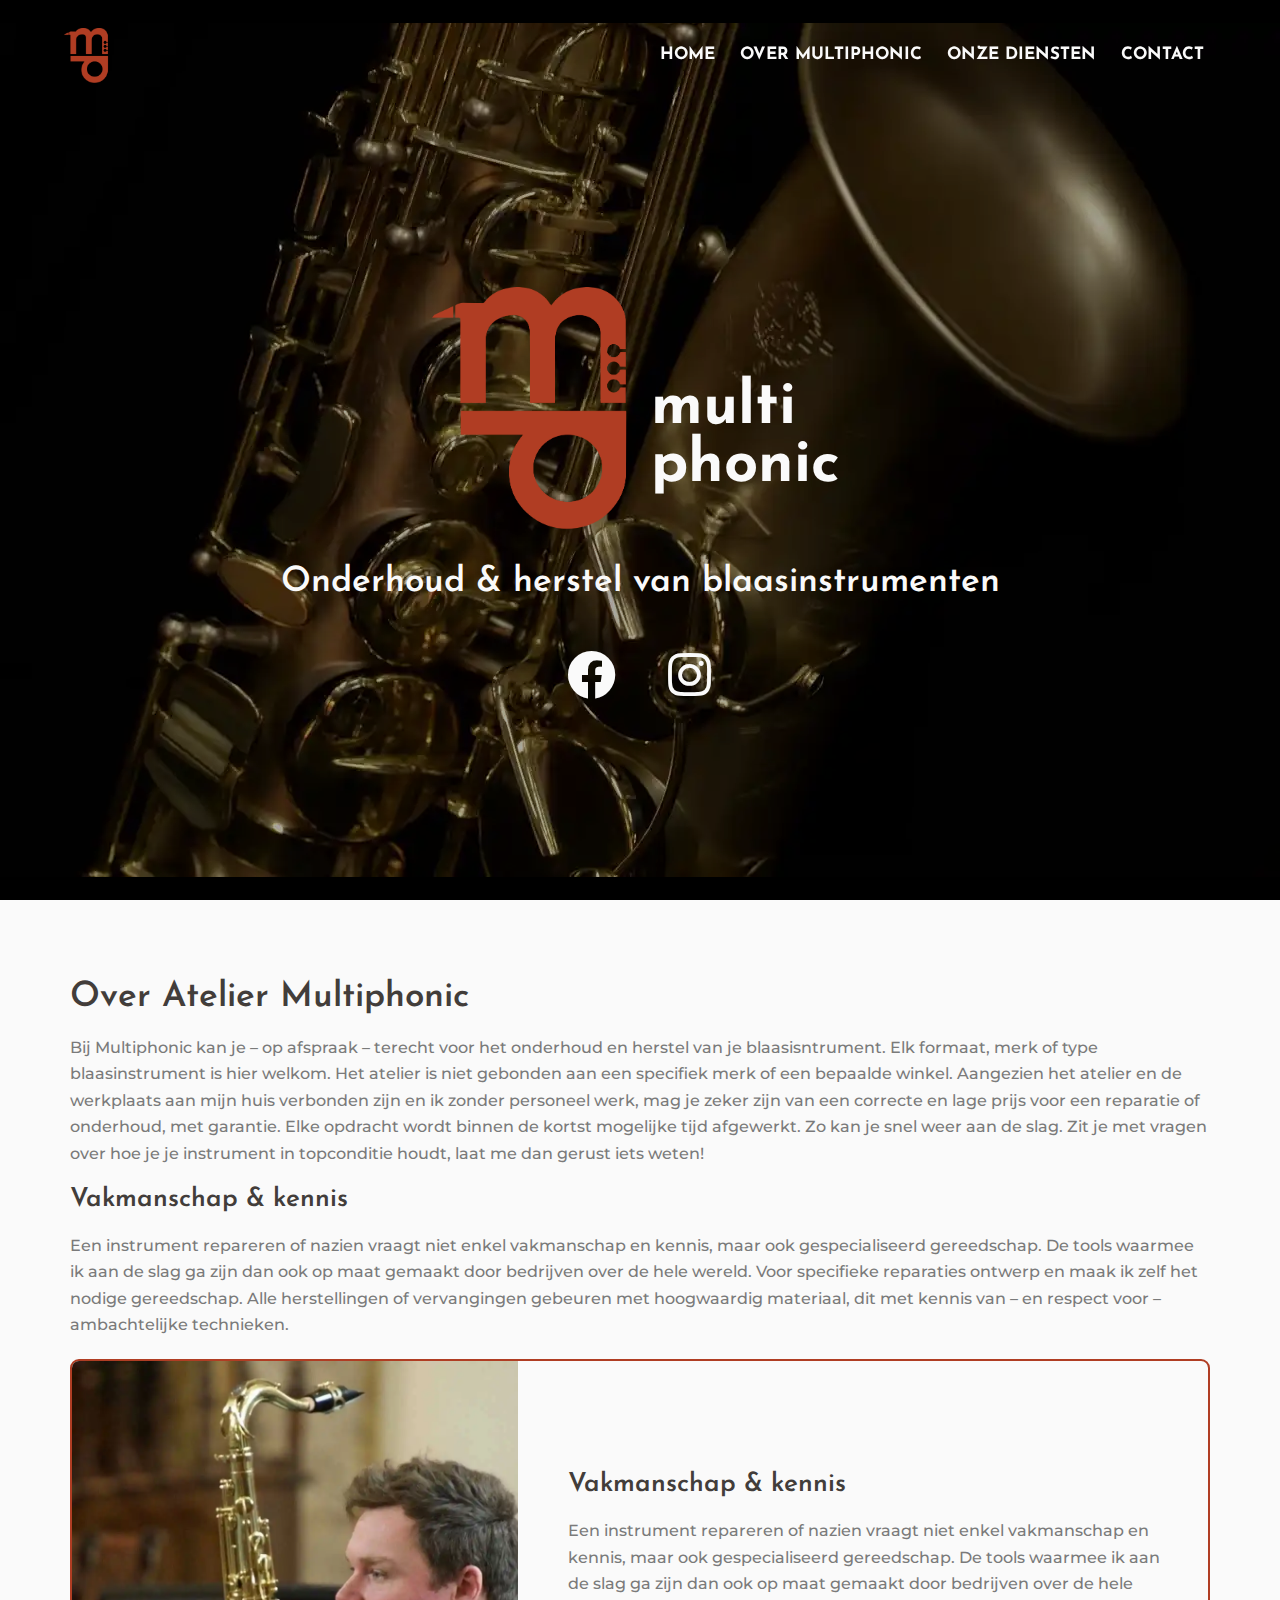
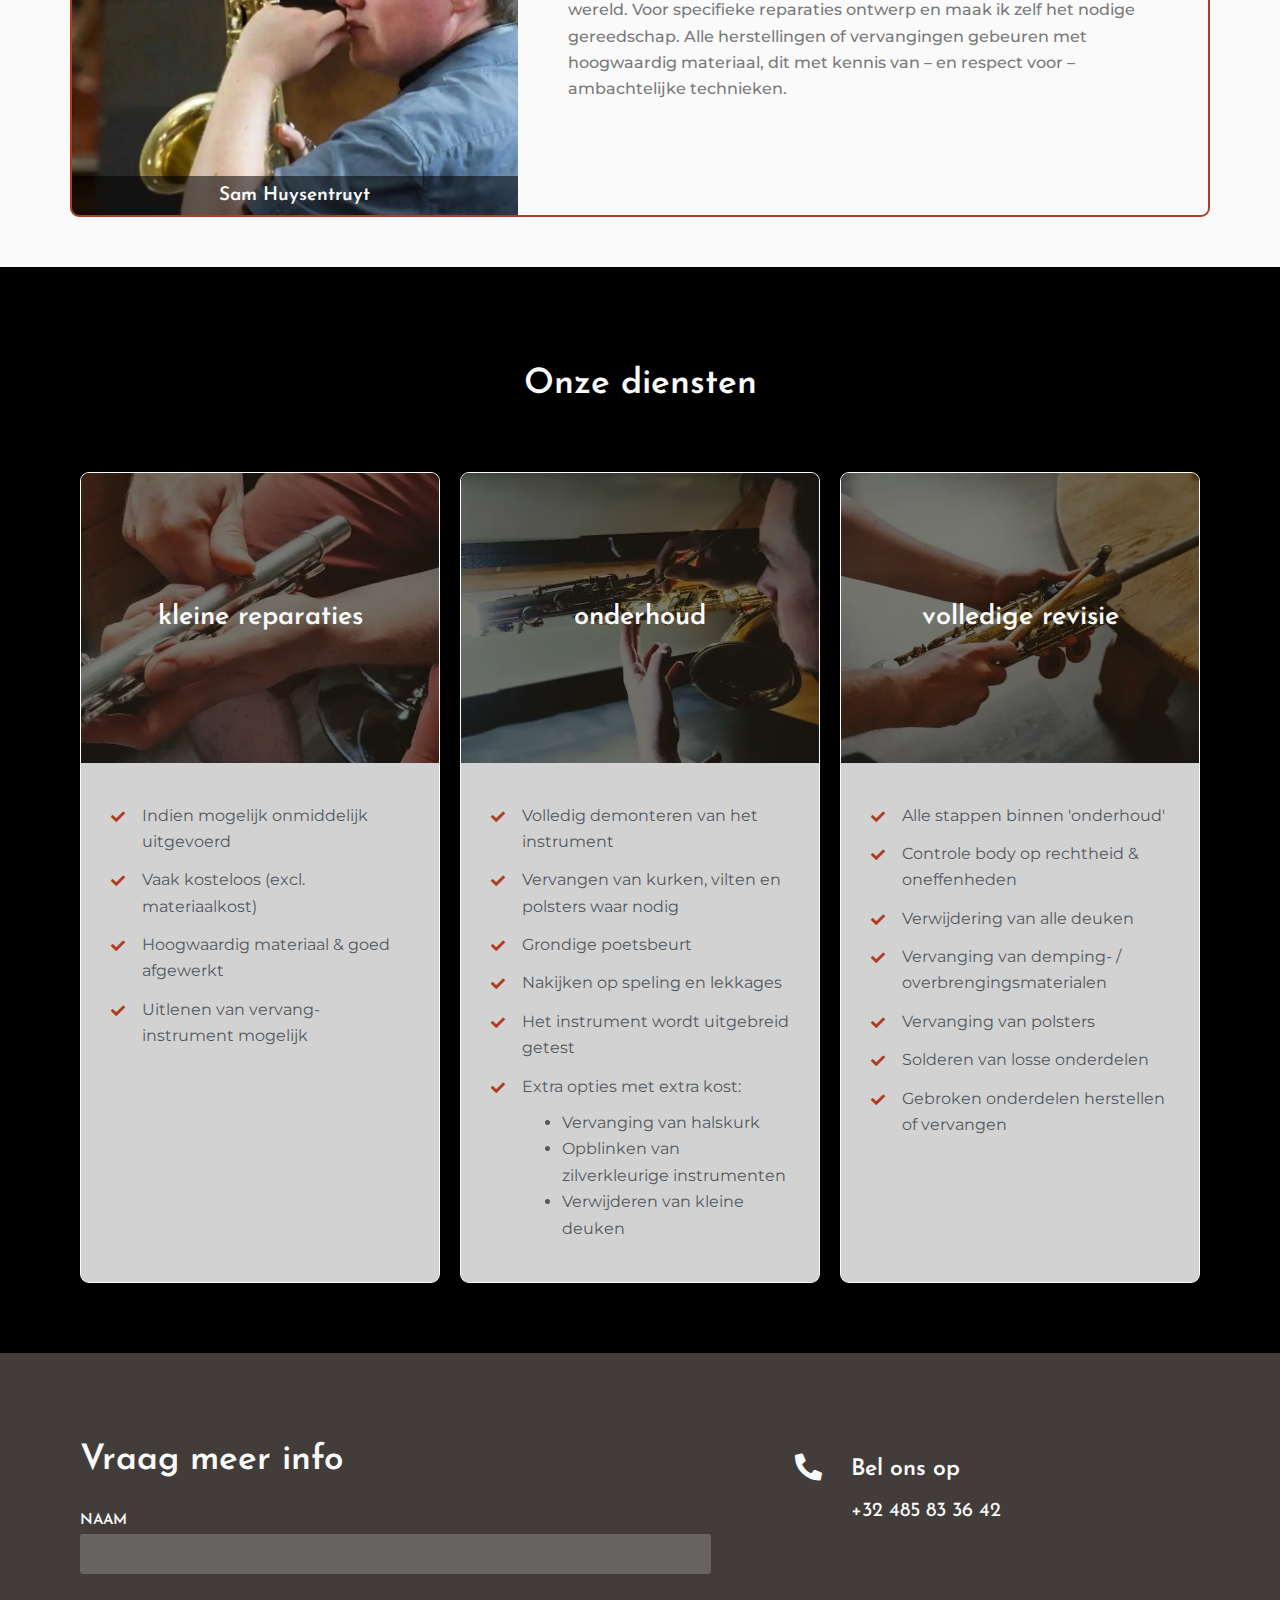
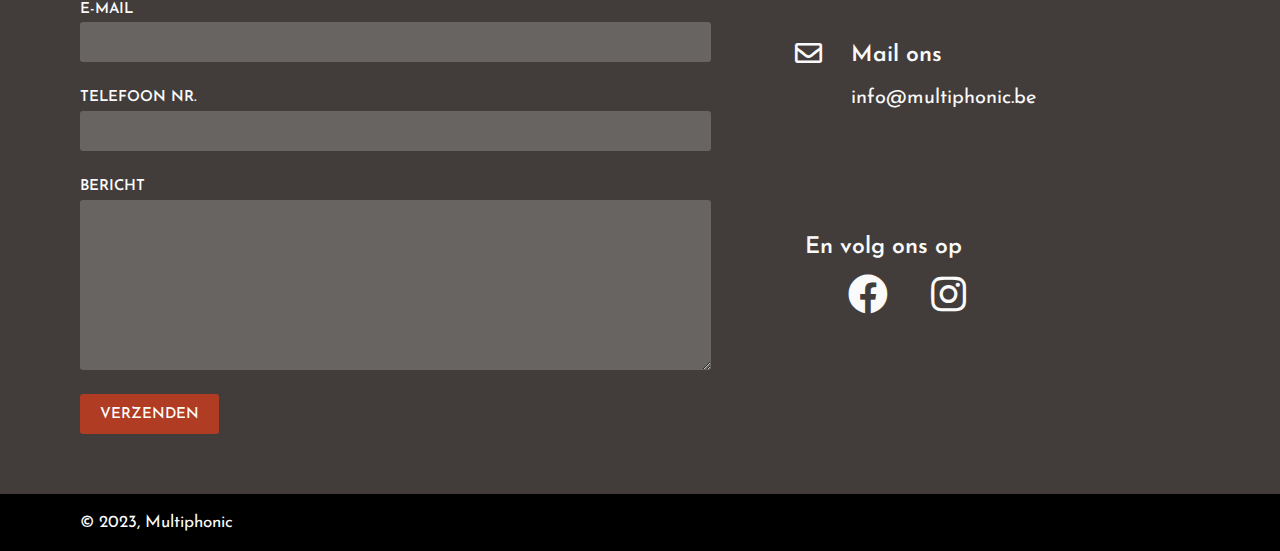
<file: index.html>
<!DOCTYPE html>
<html lang="nl-BE">
<head>
	
	<meta charset="UTF-8">
	<meta name="viewport" content="width=device-width, initial-scale=1, maximum-scale=5, viewport-fit=cover">
	<link rel="profile" href="https://gmpg.org/xfn/11">

	<title>Multiphonic &#8211; Onderhoud en herstel van blaasinstrumenten</title>
<meta name="robots" content="max-image-preview:large">
<link rel="dns-prefetch" href="//fonts.googleapis.com">
<link rel="alternate" type="application/rss+xml" title="Multiphonic &raquo; feed" href="https://dcmaticshare.github.io/multi/feed/">
<link rel="alternate" type="application/rss+xml" title="Multiphonic &raquo; reactiesfeed" href="https://dcmaticshare.github.io/multi/comments/feed/">
<link rel="stylesheet" id="blocksy-dynamic-global-css" href="https://dcmaticshare.github.io/multi/wp-content/uploads/blocksy/css/global.css?ver=05116" media="all">
<link rel="stylesheet" id="wp-block-library-css" href="https://dcmaticshare.github.io/multi/wp-includes/css/dist/block-library/style.min.css?ver=6.2" media="all">
<style id="global-styles-inline-css">body{--wp--preset--color--black: #000000;--wp--preset--color--cyan-bluish-gray: #abb8c3;--wp--preset--color--white: #ffffff;--wp--preset--color--pale-pink: #f78da7;--wp--preset--color--vivid-red: #cf2e2e;--wp--preset--color--luminous-vivid-orange: #ff6900;--wp--preset--color--luminous-vivid-amber: #fcb900;--wp--preset--color--light-green-cyan: #7bdcb5;--wp--preset--color--vivid-green-cyan: #00d084;--wp--preset--color--pale-cyan-blue: #8ed1fc;--wp--preset--color--vivid-cyan-blue: #0693e3;--wp--preset--color--vivid-purple: #9b51e0;--wp--preset--color--palette-color-1: var(--paletteColor1, #b03d23);--wp--preset--color--palette-color-2: var(--paletteColor2, #423D3a);--wp--preset--color--palette-color-3: var(--paletteColor3, #000);--wp--preset--color--palette-color-4: var(--paletteColor4, #192a3d);--wp--preset--color--palette-color-5: var(--paletteColor5, #e1e8ed);--wp--preset--color--palette-color-6: var(--paletteColor6, #fafafa);--wp--preset--color--palette-color-7: var(--paletteColor7, #FAFBFC);--wp--preset--color--palette-color-8: var(--paletteColor8, #ffffff);--wp--preset--gradient--vivid-cyan-blue-to-vivid-purple: linear-gradient(135deg,rgba(6,147,227,1) 0%,rgb(155,81,224) 100%);--wp--preset--gradient--light-green-cyan-to-vivid-green-cyan: linear-gradient(135deg,rgb(122,220,180) 0%,rgb(0,208,130) 100%);--wp--preset--gradient--luminous-vivid-amber-to-luminous-vivid-orange: linear-gradient(135deg,rgba(252,185,0,1) 0%,rgba(255,105,0,1) 100%);--wp--preset--gradient--luminous-vivid-orange-to-vivid-red: linear-gradient(135deg,rgba(255,105,0,1) 0%,rgb(207,46,46) 100%);--wp--preset--gradient--very-light-gray-to-cyan-bluish-gray: linear-gradient(135deg,rgb(238,238,238) 0%,rgb(169,184,195) 100%);--wp--preset--gradient--cool-to-warm-spectrum: linear-gradient(135deg,rgb(74,234,220) 0%,rgb(151,120,209) 20%,rgb(207,42,186) 40%,rgb(238,44,130) 60%,rgb(251,105,98) 80%,rgb(254,248,76) 100%);--wp--preset--gradient--blush-light-purple: linear-gradient(135deg,rgb(255,206,236) 0%,rgb(152,150,240) 100%);--wp--preset--gradient--blush-bordeaux: linear-gradient(135deg,rgb(254,205,165) 0%,rgb(254,45,45) 50%,rgb(107,0,62) 100%);--wp--preset--gradient--luminous-dusk: linear-gradient(135deg,rgb(255,203,112) 0%,rgb(199,81,192) 50%,rgb(65,88,208) 100%);--wp--preset--gradient--pale-ocean: linear-gradient(135deg,rgb(255,245,203) 0%,rgb(182,227,212) 50%,rgb(51,167,181) 100%);--wp--preset--gradient--electric-grass: linear-gradient(135deg,rgb(202,248,128) 0%,rgb(113,206,126) 100%);--wp--preset--gradient--midnight: linear-gradient(135deg,rgb(2,3,129) 0%,rgb(40,116,252) 100%);--wp--preset--gradient--juicy-peach: linear-gradient(to right, #ffecd2 0%, #fcb69f 100%);--wp--preset--gradient--young-passion: linear-gradient(to right, #ff8177 0%, #ff867a 0%, #ff8c7f 21%, #f99185 52%, #cf556c 78%, #b12a5b 100%);--wp--preset--gradient--true-sunset: linear-gradient(to right, #fa709a 0%, #fee140 100%);--wp--preset--gradient--morpheus-den: linear-gradient(to top, #30cfd0 0%, #330867 100%);--wp--preset--gradient--plum-plate: linear-gradient(135deg, #667eea 0%, #764ba2 100%);--wp--preset--gradient--aqua-splash: linear-gradient(15deg, #13547a 0%, #80d0c7 100%);--wp--preset--gradient--love-kiss: linear-gradient(to top, #ff0844 0%, #ffb199 100%);--wp--preset--gradient--new-retrowave: linear-gradient(to top, #3b41c5 0%, #a981bb 49%, #ffc8a9 100%);--wp--preset--gradient--plum-bath: linear-gradient(to top, #cc208e 0%, #6713d2 100%);--wp--preset--gradient--high-flight: linear-gradient(to right, #0acffe 0%, #495aff 100%);--wp--preset--gradient--teen-party: linear-gradient(-225deg, #FF057C 0%, #8D0B93 50%, #321575 100%);--wp--preset--gradient--fabled-sunset: linear-gradient(-225deg, #231557 0%, #44107A 29%, #FF1361 67%, #FFF800 100%);--wp--preset--gradient--arielle-smile: radial-gradient(circle 248px at center, #16d9e3 0%, #30c7ec 47%, #46aef7 100%);--wp--preset--gradient--itmeo-branding: linear-gradient(180deg, #2af598 0%, #009efd 100%);--wp--preset--gradient--deep-blue: linear-gradient(to right, #6a11cb 0%, #2575fc 100%);--wp--preset--gradient--strong-bliss: linear-gradient(to right, #f78ca0 0%, #f9748f 19%, #fd868c 60%, #fe9a8b 100%);--wp--preset--gradient--sweet-period: linear-gradient(to top, #3f51b1 0%, #5a55ae 13%, #7b5fac 25%, #8f6aae 38%, #a86aa4 50%, #cc6b8e 62%, #f18271 75%, #f3a469 87%, #f7c978 100%);--wp--preset--gradient--purple-division: linear-gradient(to top, #7028e4 0%, #e5b2ca 100%);--wp--preset--gradient--cold-evening: linear-gradient(to top, #0c3483 0%, #a2b6df 100%, #6b8cce 100%, #a2b6df 100%);--wp--preset--gradient--mountain-rock: linear-gradient(to right, #868f96 0%, #596164 100%);--wp--preset--gradient--desert-hump: linear-gradient(to top, #c79081 0%, #dfa579 100%);--wp--preset--gradient--ethernal-constance: linear-gradient(to top, #09203f 0%, #537895 100%);--wp--preset--gradient--happy-memories: linear-gradient(-60deg, #ff5858 0%, #f09819 100%);--wp--preset--gradient--grown-early: linear-gradient(to top, #0ba360 0%, #3cba92 100%);--wp--preset--gradient--morning-salad: linear-gradient(-225deg, #B7F8DB 0%, #50A7C2 100%);--wp--preset--gradient--night-call: linear-gradient(-225deg, #AC32E4 0%, #7918F2 48%, #4801FF 100%);--wp--preset--gradient--mind-crawl: linear-gradient(-225deg, #473B7B 0%, #3584A7 51%, #30D2BE 100%);--wp--preset--gradient--angel-care: linear-gradient(-225deg, #FFE29F 0%, #FFA99F 48%, #FF719A 100%);--wp--preset--gradient--juicy-cake: linear-gradient(to top, #e14fad 0%, #f9d423 100%);--wp--preset--gradient--rich-metal: linear-gradient(to right, #d7d2cc 0%, #304352 100%);--wp--preset--gradient--mole-hall: linear-gradient(-20deg, #616161 0%, #9bc5c3 100%);--wp--preset--gradient--cloudy-knoxville: linear-gradient(120deg, #fdfbfb 0%, #ebedee 100%);--wp--preset--gradient--soft-grass: linear-gradient(to top, #c1dfc4 0%, #deecdd 100%);--wp--preset--gradient--saint-petersburg: linear-gradient(135deg, #f5f7fa 0%, #c3cfe2 100%);--wp--preset--gradient--everlasting-sky: linear-gradient(135deg, #fdfcfb 0%, #e2d1c3 100%);--wp--preset--gradient--kind-steel: linear-gradient(-20deg, #e9defa 0%, #fbfcdb 100%);--wp--preset--gradient--over-sun: linear-gradient(60deg, #abecd6 0%, #fbed96 100%);--wp--preset--gradient--premium-white: linear-gradient(to top, #d5d4d0 0%, #d5d4d0 1%, #eeeeec 31%, #efeeec 75%, #e9e9e7 100%);--wp--preset--gradient--clean-mirror: linear-gradient(45deg, #93a5cf 0%, #e4efe9 100%);--wp--preset--gradient--wild-apple: linear-gradient(to top, #d299c2 0%, #fef9d7 100%);--wp--preset--gradient--snow-again: linear-gradient(to top, #e6e9f0 0%, #eef1f5 100%);--wp--preset--gradient--confident-cloud: linear-gradient(to top, #dad4ec 0%, #dad4ec 1%, #f3e7e9 100%);--wp--preset--gradient--glass-water: linear-gradient(to top, #dfe9f3 0%, white 100%);--wp--preset--gradient--perfect-white: linear-gradient(-225deg, #E3FDF5 0%, #FFE6FA 100%);--wp--preset--duotone--dark-grayscale: url('#wp-duotone-dark-grayscale');--wp--preset--duotone--grayscale: url('#wp-duotone-grayscale');--wp--preset--duotone--purple-yellow: url('#wp-duotone-purple-yellow');--wp--preset--duotone--blue-red: url('#wp-duotone-blue-red');--wp--preset--duotone--midnight: url('#wp-duotone-midnight');--wp--preset--duotone--magenta-yellow: url('#wp-duotone-magenta-yellow');--wp--preset--duotone--purple-green: url('#wp-duotone-purple-green');--wp--preset--duotone--blue-orange: url('#wp-duotone-blue-orange');--wp--preset--font-size--small: 13px;--wp--preset--font-size--medium: 20px;--wp--preset--font-size--large: 36px;--wp--preset--font-size--x-large: 42px;--wp--preset--spacing--20: 0.44rem;--wp--preset--spacing--30: 0.67rem;--wp--preset--spacing--40: 1rem;--wp--preset--spacing--50: 1.5rem;--wp--preset--spacing--60: 2.25rem;--wp--preset--spacing--70: 3.38rem;--wp--preset--spacing--80: 5.06rem;--wp--preset--shadow--natural: 6px 6px 9px rgba(0, 0, 0, 0.2);--wp--preset--shadow--deep: 12px 12px 50px rgba(0, 0, 0, 0.4);--wp--preset--shadow--sharp: 6px 6px 0px rgba(0, 0, 0, 0.2);--wp--preset--shadow--outlined: 6px 6px 0px -3px rgba(255, 255, 255, 1), 6px 6px rgba(0, 0, 0, 1);--wp--preset--shadow--crisp: 6px 6px 0px rgba(0, 0, 0, 1);}body { margin: 0;--wp--style--global--content-size: var(--block-max-width);--wp--style--global--wide-size: var(--block-wide-max-width); }.wp-site-blocks > .alignleft { float: left; margin-right: 2em; }.wp-site-blocks > .alignright { float: right; margin-left: 2em; }.wp-site-blocks > .aligncenter { justify-content: center; margin-left: auto; margin-right: auto; }.wp-site-blocks > * { margin-block-start: 0; margin-block-end: 0; }.wp-site-blocks > * + * { margin-block-start: var(--content-spacing); }body { --wp--style--block-gap: var(--content-spacing); }body .is-layout-flow > *{margin-block-start: 0;margin-block-end: 0;}body .is-layout-flow > * + *{margin-block-start: var(--content-spacing);margin-block-end: 0;}body .is-layout-constrained > *{margin-block-start: 0;margin-block-end: 0;}body .is-layout-constrained > * + *{margin-block-start: var(--content-spacing);margin-block-end: 0;}body .is-layout-flex{gap: var(--content-spacing);}body .is-layout-flow > .alignleft{float: left;margin-inline-start: 0;margin-inline-end: 2em;}body .is-layout-flow > .alignright{float: right;margin-inline-start: 2em;margin-inline-end: 0;}body .is-layout-flow > .aligncenter{margin-left: auto !important;margin-right: auto !important;}body .is-layout-constrained > .alignleft{float: left;margin-inline-start: 0;margin-inline-end: 2em;}body .is-layout-constrained > .alignright{float: right;margin-inline-start: 2em;margin-inline-end: 0;}body .is-layout-constrained > .aligncenter{margin-left: auto !important;margin-right: auto !important;}body .is-layout-constrained > :where(:not(.alignleft):not(.alignright):not(.alignfull)){max-width: var(--wp--style--global--content-size);margin-left: auto !important;margin-right: auto !important;}body .is-layout-constrained > .alignwide{max-width: var(--wp--style--global--wide-size);}body .is-layout-flex{display: flex;}body .is-layout-flex{flex-wrap: wrap;align-items: center;}body .is-layout-flex > *{margin: 0;}body{padding-top: 0px;padding-right: 0px;padding-bottom: 0px;padding-left: 0px;}.has-black-color{color: var(--wp--preset--color--black) !important;}.has-cyan-bluish-gray-color{color: var(--wp--preset--color--cyan-bluish-gray) !important;}.has-white-color{color: var(--wp--preset--color--white) !important;}.has-pale-pink-color{color: var(--wp--preset--color--pale-pink) !important;}.has-vivid-red-color{color: var(--wp--preset--color--vivid-red) !important;}.has-luminous-vivid-orange-color{color: var(--wp--preset--color--luminous-vivid-orange) !important;}.has-luminous-vivid-amber-color{color: var(--wp--preset--color--luminous-vivid-amber) !important;}.has-light-green-cyan-color{color: var(--wp--preset--color--light-green-cyan) !important;}.has-vivid-green-cyan-color{color: var(--wp--preset--color--vivid-green-cyan) !important;}.has-pale-cyan-blue-color{color: var(--wp--preset--color--pale-cyan-blue) !important;}.has-vivid-cyan-blue-color{color: var(--wp--preset--color--vivid-cyan-blue) !important;}.has-vivid-purple-color{color: var(--wp--preset--color--vivid-purple) !important;}.has-palette-color-1-color{color: var(--wp--preset--color--palette-color-1) !important;}.has-palette-color-2-color{color: var(--wp--preset--color--palette-color-2) !important;}.has-palette-color-3-color{color: var(--wp--preset--color--palette-color-3) !important;}.has-palette-color-4-color{color: var(--wp--preset--color--palette-color-4) !important;}.has-palette-color-5-color{color: var(--wp--preset--color--palette-color-5) !important;}.has-palette-color-6-color{color: var(--wp--preset--color--palette-color-6) !important;}.has-palette-color-7-color{color: var(--wp--preset--color--palette-color-7) !important;}.has-palette-color-8-color{color: var(--wp--preset--color--palette-color-8) !important;}.has-black-background-color{background-color: var(--wp--preset--color--black) !important;}.has-cyan-bluish-gray-background-color{background-color: var(--wp--preset--color--cyan-bluish-gray) !important;}.has-white-background-color{background-color: var(--wp--preset--color--white) !important;}.has-pale-pink-background-color{background-color: var(--wp--preset--color--pale-pink) !important;}.has-vivid-red-background-color{background-color: var(--wp--preset--color--vivid-red) !important;}.has-luminous-vivid-orange-background-color{background-color: var(--wp--preset--color--luminous-vivid-orange) !important;}.has-luminous-vivid-amber-background-color{background-color: var(--wp--preset--color--luminous-vivid-amber) !important;}.has-light-green-cyan-background-color{background-color: var(--wp--preset--color--light-green-cyan) !important;}.has-vivid-green-cyan-background-color{background-color: var(--wp--preset--color--vivid-green-cyan) !important;}.has-pale-cyan-blue-background-color{background-color: var(--wp--preset--color--pale-cyan-blue) !important;}.has-vivid-cyan-blue-background-color{background-color: var(--wp--preset--color--vivid-cyan-blue) !important;}.has-vivid-purple-background-color{background-color: var(--wp--preset--color--vivid-purple) !important;}.has-palette-color-1-background-color{background-color: var(--wp--preset--color--palette-color-1) !important;}.has-palette-color-2-background-color{background-color: var(--wp--preset--color--palette-color-2) !important;}.has-palette-color-3-background-color{background-color: var(--wp--preset--color--palette-color-3) !important;}.has-palette-color-4-background-color{background-color: var(--wp--preset--color--palette-color-4) !important;}.has-palette-color-5-background-color{background-color: var(--wp--preset--color--palette-color-5) !important;}.has-palette-color-6-background-color{background-color: var(--wp--preset--color--palette-color-6) !important;}.has-palette-color-7-background-color{background-color: var(--wp--preset--color--palette-color-7) !important;}.has-palette-color-8-background-color{background-color: var(--wp--preset--color--palette-color-8) !important;}.has-black-border-color{border-color: var(--wp--preset--color--black) !important;}.has-cyan-bluish-gray-border-color{border-color: var(--wp--preset--color--cyan-bluish-gray) !important;}.has-white-border-color{border-color: var(--wp--preset--color--white) !important;}.has-pale-pink-border-color{border-color: var(--wp--preset--color--pale-pink) !important;}.has-vivid-red-border-color{border-color: var(--wp--preset--color--vivid-red) !important;}.has-luminous-vivid-orange-border-color{border-color: var(--wp--preset--color--luminous-vivid-orange) !important;}.has-luminous-vivid-amber-border-color{border-color: var(--wp--preset--color--luminous-vivid-amber) !important;}.has-light-green-cyan-border-color{border-color: var(--wp--preset--color--light-green-cyan) !important;}.has-vivid-green-cyan-border-color{border-color: var(--wp--preset--color--vivid-green-cyan) !important;}.has-pale-cyan-blue-border-color{border-color: var(--wp--preset--color--pale-cyan-blue) !important;}.has-vivid-cyan-blue-border-color{border-color: var(--wp--preset--color--vivid-cyan-blue) !important;}.has-vivid-purple-border-color{border-color: var(--wp--preset--color--vivid-purple) !important;}.has-palette-color-1-border-color{border-color: var(--wp--preset--color--palette-color-1) !important;}.has-palette-color-2-border-color{border-color: var(--wp--preset--color--palette-color-2) !important;}.has-palette-color-3-border-color{border-color: var(--wp--preset--color--palette-color-3) !important;}.has-palette-color-4-border-color{border-color: var(--wp--preset--color--palette-color-4) !important;}.has-palette-color-5-border-color{border-color: var(--wp--preset--color--palette-color-5) !important;}.has-palette-color-6-border-color{border-color: var(--wp--preset--color--palette-color-6) !important;}.has-palette-color-7-border-color{border-color: var(--wp--preset--color--palette-color-7) !important;}.has-palette-color-8-border-color{border-color: var(--wp--preset--color--palette-color-8) !important;}.has-vivid-cyan-blue-to-vivid-purple-gradient-background{background: var(--wp--preset--gradient--vivid-cyan-blue-to-vivid-purple) !important;}.has-light-green-cyan-to-vivid-green-cyan-gradient-background{background: var(--wp--preset--gradient--light-green-cyan-to-vivid-green-cyan) !important;}.has-luminous-vivid-amber-to-luminous-vivid-orange-gradient-background{background: var(--wp--preset--gradient--luminous-vivid-amber-to-luminous-vivid-orange) !important;}.has-luminous-vivid-orange-to-vivid-red-gradient-background{background: var(--wp--preset--gradient--luminous-vivid-orange-to-vivid-red) !important;}.has-very-light-gray-to-cyan-bluish-gray-gradient-background{background: var(--wp--preset--gradient--very-light-gray-to-cyan-bluish-gray) !important;}.has-cool-to-warm-spectrum-gradient-background{background: var(--wp--preset--gradient--cool-to-warm-spectrum) !important;}.has-blush-light-purple-gradient-background{background: var(--wp--preset--gradient--blush-light-purple) !important;}.has-blush-bordeaux-gradient-background{background: var(--wp--preset--gradient--blush-bordeaux) !important;}.has-luminous-dusk-gradient-background{background: var(--wp--preset--gradient--luminous-dusk) !important;}.has-pale-ocean-gradient-background{background: var(--wp--preset--gradient--pale-ocean) !important;}.has-electric-grass-gradient-background{background: var(--wp--preset--gradient--electric-grass) !important;}.has-midnight-gradient-background{background: var(--wp--preset--gradient--midnight) !important;}.has-juicy-peach-gradient-background{background: var(--wp--preset--gradient--juicy-peach) !important;}.has-young-passion-gradient-background{background: var(--wp--preset--gradient--young-passion) !important;}.has-true-sunset-gradient-background{background: var(--wp--preset--gradient--true-sunset) !important;}.has-morpheus-den-gradient-background{background: var(--wp--preset--gradient--morpheus-den) !important;}.has-plum-plate-gradient-background{background: var(--wp--preset--gradient--plum-plate) !important;}.has-aqua-splash-gradient-background{background: var(--wp--preset--gradient--aqua-splash) !important;}.has-love-kiss-gradient-background{background: var(--wp--preset--gradient--love-kiss) !important;}.has-new-retrowave-gradient-background{background: var(--wp--preset--gradient--new-retrowave) !important;}.has-plum-bath-gradient-background{background: var(--wp--preset--gradient--plum-bath) !important;}.has-high-flight-gradient-background{background: var(--wp--preset--gradient--high-flight) !important;}.has-teen-party-gradient-background{background: var(--wp--preset--gradient--teen-party) !important;}.has-fabled-sunset-gradient-background{background: var(--wp--preset--gradient--fabled-sunset) !important;}.has-arielle-smile-gradient-background{background: var(--wp--preset--gradient--arielle-smile) !important;}.has-itmeo-branding-gradient-background{background: var(--wp--preset--gradient--itmeo-branding) !important;}.has-deep-blue-gradient-background{background: var(--wp--preset--gradient--deep-blue) !important;}.has-strong-bliss-gradient-background{background: var(--wp--preset--gradient--strong-bliss) !important;}.has-sweet-period-gradient-background{background: var(--wp--preset--gradient--sweet-period) !important;}.has-purple-division-gradient-background{background: var(--wp--preset--gradient--purple-division) !important;}.has-cold-evening-gradient-background{background: var(--wp--preset--gradient--cold-evening) !important;}.has-mountain-rock-gradient-background{background: var(--wp--preset--gradient--mountain-rock) !important;}.has-desert-hump-gradient-background{background: var(--wp--preset--gradient--desert-hump) !important;}.has-ethernal-constance-gradient-background{background: var(--wp--preset--gradient--ethernal-constance) !important;}.has-happy-memories-gradient-background{background: var(--wp--preset--gradient--happy-memories) !important;}.has-grown-early-gradient-background{background: var(--wp--preset--gradient--grown-early) !important;}.has-morning-salad-gradient-background{background: var(--wp--preset--gradient--morning-salad) !important;}.has-night-call-gradient-background{background: var(--wp--preset--gradient--night-call) !important;}.has-mind-crawl-gradient-background{background: var(--wp--preset--gradient--mind-crawl) !important;}.has-angel-care-gradient-background{background: var(--wp--preset--gradient--angel-care) !important;}.has-juicy-cake-gradient-background{background: var(--wp--preset--gradient--juicy-cake) !important;}.has-rich-metal-gradient-background{background: var(--wp--preset--gradient--rich-metal) !important;}.has-mole-hall-gradient-background{background: var(--wp--preset--gradient--mole-hall) !important;}.has-cloudy-knoxville-gradient-background{background: var(--wp--preset--gradient--cloudy-knoxville) !important;}.has-soft-grass-gradient-background{background: var(--wp--preset--gradient--soft-grass) !important;}.has-saint-petersburg-gradient-background{background: var(--wp--preset--gradient--saint-petersburg) !important;}.has-everlasting-sky-gradient-background{background: var(--wp--preset--gradient--everlasting-sky) !important;}.has-kind-steel-gradient-background{background: var(--wp--preset--gradient--kind-steel) !important;}.has-over-sun-gradient-background{background: var(--wp--preset--gradient--over-sun) !important;}.has-premium-white-gradient-background{background: var(--wp--preset--gradient--premium-white) !important;}.has-clean-mirror-gradient-background{background: var(--wp--preset--gradient--clean-mirror) !important;}.has-wild-apple-gradient-background{background: var(--wp--preset--gradient--wild-apple) !important;}.has-snow-again-gradient-background{background: var(--wp--preset--gradient--snow-again) !important;}.has-confident-cloud-gradient-background{background: var(--wp--preset--gradient--confident-cloud) !important;}.has-glass-water-gradient-background{background: var(--wp--preset--gradient--glass-water) !important;}.has-perfect-white-gradient-background{background: var(--wp--preset--gradient--perfect-white) !important;}.has-small-font-size{font-size: var(--wp--preset--font-size--small) !important;}.has-medium-font-size{font-size: var(--wp--preset--font-size--medium) !important;}.has-large-font-size{font-size: var(--wp--preset--font-size--large) !important;}.has-x-large-font-size{font-size: var(--wp--preset--font-size--x-large) !important;}
.wp-block-navigation a:where(:not(.wp-element-button)){color: inherit;}
.wp-block-pullquote{font-size: 1.5em;line-height: 1.6;}</style>
<link rel="stylesheet" id="contact-form-7-css" href="https://dcmaticshare.github.io/multi/wp-content/plugins/contact-form-7/includes/css/styles.css?ver=5.7.6" media="all">
<link rel="stylesheet" id="elementor-icons-css" href="https://dcmaticshare.github.io/multi/wp-content/plugins/elementor/assets/lib/eicons/css/elementor-icons.min.css?ver=5.20.0" media="all">
<link rel="stylesheet" id="elementor-frontend-css" href="https://dcmaticshare.github.io/multi/wp-content/plugins/elementor/assets/css/frontend-lite.min.css?ver=3.13.2" media="all">
<link rel="stylesheet" id="swiper-css" href="https://dcmaticshare.github.io/multi/wp-content/plugins/elementor/assets/lib/swiper/v8/css/swiper.min.css?ver=8.4.5" media="all">
<link rel="stylesheet" id="elementor-post-5-css" href="https://dcmaticshare.github.io/multi/wp-content/uploads/elementor/css/post-5.css?ver=1683884583" media="all">
<link rel="stylesheet" id="elementor-global-css" href="https://dcmaticshare.github.io/multi/wp-content/uploads/elementor/css/global.css?ver=1683884622" media="all">
<link rel="stylesheet" id="elementor-post-10-css" href="https://dcmaticshare.github.io/multi/wp-content/uploads/elementor/css/post-10.css?ver=1683905517" media="all">
<link rel="stylesheet" id="blocksy-fonts-font-source-google-css" href="https://fonts.googleapis.com/css2?family=Josefin%20Sans:wght@400;500;600;700&#038;display=swap" media="all">
<link rel="stylesheet" id="ct-main-styles-css" href="https://dcmaticshare.github.io/multi/wp-content/themes/blocksy/static/bundle/main.min.css?ver=1.8.86" media="all">
<link rel="stylesheet" id="ct-page-title-styles-css" href="https://dcmaticshare.github.io/multi/wp-content/themes/blocksy/static/bundle/page-title.min.css?ver=1.8.86" media="all">
<link rel="stylesheet" id="ct-elementor-styles-css" href="https://dcmaticshare.github.io/multi/wp-content/themes/blocksy/static/bundle/elementor-frontend.min.css?ver=1.8.86" media="all">
<link rel="stylesheet" id="ct-cf-7-styles-css" href="https://dcmaticshare.github.io/multi/wp-content/themes/blocksy/static/bundle/cf-7.min.css?ver=1.8.86" media="all">
<link rel="stylesheet" id="ct-page-scroll-to-id-styles-css" href="https://dcmaticshare.github.io/multi/wp-content/themes/blocksy/static/bundle/page-scroll-to-id.min.css?ver=1.8.86" media="all">
<link rel="stylesheet" id="google-fonts-1-css" href="https://fonts.googleapis.com/css?family=Roboto%3A100%2C100italic%2C200%2C200italic%2C300%2C300italic%2C400%2C400italic%2C500%2C500italic%2C600%2C600italic%2C700%2C700italic%2C800%2C800italic%2C900%2C900italic%7CRoboto+Slab%3A100%2C100italic%2C200%2C200italic%2C300%2C300italic%2C400%2C400italic%2C500%2C500italic%2C600%2C600italic%2C700%2C700italic%2C800%2C800italic%2C900%2C900italic%7CJosefin+Sans%3A100%2C100italic%2C200%2C200italic%2C300%2C300italic%2C400%2C400italic%2C500%2C500italic%2C600%2C600italic%2C700%2C700italic%2C800%2C800italic%2C900%2C900italic%7CMontserrat%3A100%2C100italic%2C200%2C200italic%2C300%2C300italic%2C400%2C400italic%2C500%2C500italic%2C600%2C600italic%2C700%2C700italic%2C800%2C800italic%2C900%2C900italic&#038;display=swap&#038;ver=6.2" media="all">
<link rel="stylesheet" id="elementor-icons-shared-0-css" href="https://dcmaticshare.github.io/multi/wp-content/plugins/elementor/assets/lib/font-awesome/css/fontawesome.min.css?ver=5.15.3" media="all">
<link rel="stylesheet" id="elementor-icons-fa-brands-css" href="https://dcmaticshare.github.io/multi/wp-content/plugins/elementor/assets/lib/font-awesome/css/brands.min.css?ver=5.15.3" media="all">
<link rel="stylesheet" id="elementor-icons-fa-solid-css" href="https://dcmaticshare.github.io/multi/wp-content/plugins/elementor/assets/lib/font-awesome/css/solid.min.css?ver=5.15.3" media="all">
<link rel="stylesheet" id="elementor-icons-fa-regular-css" href="https://dcmaticshare.github.io/multi/wp-content/plugins/elementor/assets/lib/font-awesome/css/regular.min.css?ver=5.15.3" media="all">
<link rel="preconnect" href="https://fonts.gstatic.com/" crossorigin>
<script src="https://dcmaticshare.github.io/multi/wp-includes/js/jquery/jquery.min.js?ver=3.6.3" id="jquery-core-js"></script>
<script src="https://dcmaticshare.github.io/multi/wp-includes/js/jquery/jquery-migrate.min.js?ver=3.4.0" id="jquery-migrate-js"></script>
<link rel="https://api.w.org/" href="https://dcmaticshare.github.io/multi/wp-json/">
<link rel="alternate" type="application/json" href="https://dcmaticshare.github.io/multi/wp-json/wp/v2/pages/10">
<link rel="EditURI" type="application/rsd+xml" title="RSD" href="https://dcmaticshare.github.io/multi/xmlrpc.php?rsd">
<link rel="wlwmanifest" type="application/wlwmanifest+xml" href="https://dcmaticshare.github.io/multi/wp-includes/wlwmanifest.xml">
<meta name="generator" content="WordPress 6.2">
<link rel="canonical" href="https://dcmaticshare.github.io/multi/">
<link rel="shortlink" href="https://dcmaticshare.github.io/multi/">
<link rel="alternate" type="application/json+oembed" href="https://dcmaticshare.github.io/multi/wp-json/oembed/1.0/embed?url=http%3A%2F%2Fhttps%3A%2F%2Fdcmaticshare.github.io%2Fmulti%2F">
<link rel="alternate" type="text/xml+oembed" href="https://dcmaticshare.github.io/multi/wp-json/oembed/1.0/embed?url=http%3A%2F%2Fhttps%3A%2F%2Fdcmaticshare.github.io%2Fmulti%2F#038;format=xml">
<noscript><link rel="stylesheet" href="https://dcmaticshare.github.io/multi/wp-content/themes/blocksy/static/bundle/no-scripts.min.css" type="text/css"></noscript>
<style id="ct-main-styles-inline-css">[data-header*="type-1"] {--has-transparent-header:1;}</style>
<meta name="generator" content="Elementor 3.13.2; features: e_dom_optimization, e_optimized_assets_loading, e_optimized_css_loading, a11y_improvements, additional_custom_breakpoints; settings: css_print_method-external, google_font-enabled, font_display-swap">
<link rel="icon" href="https://dcmaticshare.github.io/multi/wp-content/uploads/2023/05/cropped-Favicon-32x32.webp" sizes="32x32">
<link rel="icon" href="https://dcmaticshare.github.io/multi/wp-content/uploads/2023/05/cropped-Favicon-192x192.webp" sizes="192x192">
<link rel="apple-touch-icon" href="https://dcmaticshare.github.io/multi/wp-content/uploads/2023/05/cropped-Favicon-180x180.webp">
<meta name="msapplication-TileImage" content="https://dcmaticshare.github.io/multi/wp-content/uploads/2023/05/cropped-Favicon-270x270.webp">
		<style id="wp-custom-css">/* Contact form */
body .wpcf7-form input[type="text"], 
body .wpcf7-form input[type="email"], 
body .wpcf7-form input[type="tel"], 
body .wpcf7-form textarea {
   background-color: #676461;
	 border: none;
}

body .wpcf7-form label {
    color: #fafafa;
}

.wpcf7-submit
{
	padding-top: 8px !important;
}

/* Checklist */

@media only screen and (min-width: 768px) 
{
	.checklist
	{
		height: 100% !important;
	}
}</style>
			</head>


<body class="home page-template page-template-elementor_header_footer page page-id-10 wp-custom-logo wp-embed-responsive elementor-default elementor-template-full-width elementor-kit-5 elementor-page elementor-page-10 ct-loading" data-link="type-2" data-prefix="single_page" data-header="type-1:sticky" data-footer="type-1" itemscope="itemscope" itemtype="https://schema.org/WebPage">

<a class="skip-link show-on-focus" href="#main">
	Skip to content</a>

<svg xmlns="http://www.w3.org/2000/svg" viewbox="0 0 0 0" width="0" height="0" focusable="false" role="none" style="visibility: hidden; position: absolute; left: -9999px; overflow: hidden;"><defs><filter id="wp-duotone-dark-grayscale"><fecolormatrix color-interpolation-filters="sRGB" type="matrix" values=" .299 .587 .114 0 0 .299 .587 .114 0 0 .299 .587 .114 0 0 .299 .587 .114 0 0 "></fecolormatrix><fecomponenttransfer color-interpolation-filters="sRGB"><fefuncr type="table" tablevalues="0 0.49803921568627"></fefuncr><fefuncg type="table" tablevalues="0 0.49803921568627"></fefuncg><fefuncb type="table" tablevalues="0 0.49803921568627"></fefuncb><fefunca type="table" tablevalues="1 1"></fefunca></fecomponenttransfer><fecomposite in2="SourceGraphic" operator="in"></fecomposite></filter></defs></svg><svg xmlns="http://www.w3.org/2000/svg" viewbox="0 0 0 0" width="0" height="0" focusable="false" role="none" style="visibility: hidden; position: absolute; left: -9999px; overflow: hidden;"><defs><filter id="wp-duotone-grayscale"><fecolormatrix color-interpolation-filters="sRGB" type="matrix" values=" .299 .587 .114 0 0 .299 .587 .114 0 0 .299 .587 .114 0 0 .299 .587 .114 0 0 "></fecolormatrix><fecomponenttransfer color-interpolation-filters="sRGB"><fefuncr type="table" tablevalues="0 1"></fefuncr><fefuncg type="table" tablevalues="0 1"></fefuncg><fefuncb type="table" tablevalues="0 1"></fefuncb><fefunca type="table" tablevalues="1 1"></fefunca></fecomponenttransfer><fecomposite in2="SourceGraphic" operator="in"></fecomposite></filter></defs></svg><svg xmlns="http://www.w3.org/2000/svg" viewbox="0 0 0 0" width="0" height="0" focusable="false" role="none" style="visibility: hidden; position: absolute; left: -9999px; overflow: hidden;"><defs><filter id="wp-duotone-purple-yellow"><fecolormatrix color-interpolation-filters="sRGB" type="matrix" values=" .299 .587 .114 0 0 .299 .587 .114 0 0 .299 .587 .114 0 0 .299 .587 .114 0 0 "></fecolormatrix><fecomponenttransfer color-interpolation-filters="sRGB"><fefuncr type="table" tablevalues="0.54901960784314 0.98823529411765"></fefuncr><fefuncg type="table" tablevalues="0 1"></fefuncg><fefuncb type="table" tablevalues="0.71764705882353 0.25490196078431"></fefuncb><fefunca type="table" tablevalues="1 1"></fefunca></fecomponenttransfer><fecomposite in2="SourceGraphic" operator="in"></fecomposite></filter></defs></svg><svg xmlns="http://www.w3.org/2000/svg" viewbox="0 0 0 0" width="0" height="0" focusable="false" role="none" style="visibility: hidden; position: absolute; left: -9999px; overflow: hidden;"><defs><filter id="wp-duotone-blue-red"><fecolormatrix color-interpolation-filters="sRGB" type="matrix" values=" .299 .587 .114 0 0 .299 .587 .114 0 0 .299 .587 .114 0 0 .299 .587 .114 0 0 "></fecolormatrix><fecomponenttransfer color-interpolation-filters="sRGB"><fefuncr type="table" tablevalues="0 1"></fefuncr><fefuncg type="table" tablevalues="0 0.27843137254902"></fefuncg><fefuncb type="table" tablevalues="0.5921568627451 0.27843137254902"></fefuncb><fefunca type="table" tablevalues="1 1"></fefunca></fecomponenttransfer><fecomposite in2="SourceGraphic" operator="in"></fecomposite></filter></defs></svg><svg xmlns="http://www.w3.org/2000/svg" viewbox="0 0 0 0" width="0" height="0" focusable="false" role="none" style="visibility: hidden; position: absolute; left: -9999px; overflow: hidden;"><defs><filter id="wp-duotone-midnight"><fecolormatrix color-interpolation-filters="sRGB" type="matrix" values=" .299 .587 .114 0 0 .299 .587 .114 0 0 .299 .587 .114 0 0 .299 .587 .114 0 0 "></fecolormatrix><fecomponenttransfer color-interpolation-filters="sRGB"><fefuncr type="table" tablevalues="0 0"></fefuncr><fefuncg type="table" tablevalues="0 0.64705882352941"></fefuncg><fefuncb type="table" tablevalues="0 1"></fefuncb><fefunca type="table" tablevalues="1 1"></fefunca></fecomponenttransfer><fecomposite in2="SourceGraphic" operator="in"></fecomposite></filter></defs></svg><svg xmlns="http://www.w3.org/2000/svg" viewbox="0 0 0 0" width="0" height="0" focusable="false" role="none" style="visibility: hidden; position: absolute; left: -9999px; overflow: hidden;"><defs><filter id="wp-duotone-magenta-yellow"><fecolormatrix color-interpolation-filters="sRGB" type="matrix" values=" .299 .587 .114 0 0 .299 .587 .114 0 0 .299 .587 .114 0 0 .299 .587 .114 0 0 "></fecolormatrix><fecomponenttransfer color-interpolation-filters="sRGB"><fefuncr type="table" tablevalues="0.78039215686275 1"></fefuncr><fefuncg type="table" tablevalues="0 0.94901960784314"></fefuncg><fefuncb type="table" tablevalues="0.35294117647059 0.47058823529412"></fefuncb><fefunca type="table" tablevalues="1 1"></fefunca></fecomponenttransfer><fecomposite in2="SourceGraphic" operator="in"></fecomposite></filter></defs></svg><svg xmlns="http://www.w3.org/2000/svg" viewbox="0 0 0 0" width="0" height="0" focusable="false" role="none" style="visibility: hidden; position: absolute; left: -9999px; overflow: hidden;"><defs><filter id="wp-duotone-purple-green"><fecolormatrix color-interpolation-filters="sRGB" type="matrix" values=" .299 .587 .114 0 0 .299 .587 .114 0 0 .299 .587 .114 0 0 .299 .587 .114 0 0 "></fecolormatrix><fecomponenttransfer color-interpolation-filters="sRGB"><fefuncr type="table" tablevalues="0.65098039215686 0.40392156862745"></fefuncr><fefuncg type="table" tablevalues="0 1"></fefuncg><fefuncb type="table" tablevalues="0.44705882352941 0.4"></fefuncb><fefunca type="table" tablevalues="1 1"></fefunca></fecomponenttransfer><fecomposite in2="SourceGraphic" operator="in"></fecomposite></filter></defs></svg><svg xmlns="http://www.w3.org/2000/svg" viewbox="0 0 0 0" width="0" height="0" focusable="false" role="none" style="visibility: hidden; position: absolute; left: -9999px; overflow: hidden;"><defs><filter id="wp-duotone-blue-orange"><fecolormatrix color-interpolation-filters="sRGB" type="matrix" values=" .299 .587 .114 0 0 .299 .587 .114 0 0 .299 .587 .114 0 0 .299 .587 .114 0 0 "></fecolormatrix><fecomponenttransfer color-interpolation-filters="sRGB"><fefuncr type="table" tablevalues="0.098039215686275 1"></fefuncr><fefuncg type="table" tablevalues="0 0.66274509803922"></fefuncg><fefuncb type="table" tablevalues="0.84705882352941 0.41960784313725"></fefuncb><fefunca type="table" tablevalues="1 1"></fefunca></fecomponenttransfer><fecomposite in2="SourceGraphic" operator="in"></fecomposite></filter></defs></svg><div class="ct-drawer-canvas"><div id="offcanvas" class="ct-panel ct-header" data-behaviour="right-side"><div class="ct-panel-inner">
		<div class="ct-panel-actions">
			<button class="ct-toggle-close" data-type="type-1" aria-label="Close drawer">
				<svg class="ct-icon" width="12" height="12" viewbox="0 0 15 15"><path d="M1 15a1 1 0 01-.71-.29 1 1 0 010-1.41l5.8-5.8-5.8-5.8A1 1 0 011.7.29l5.8 5.8 5.8-5.8a1 1 0 011.41 1.41l-5.8 5.8 5.8 5.8a1 1 0 01-1.41 1.41l-5.8-5.8-5.8 5.8A1 1 0 011 15z"></path></svg>
			</button>
		</div>
		<div class="ct-panel-content" data-device="desktop"></div>
<div class="ct-panel-content" data-device="mobile">
<nav class="mobile-menu" data-id="mobile-menu" data-interaction="click" data-toggle-type="type-1" aria-label="Off Canvas Menu">
	<ul id="menu-main-menu-1" role="menubar">
<li class="menu-item menu-item-type-custom menu-item-object-custom menu-item-396" role="none"><a href="#" class="ct-menu-link" role="menuitem" data-ps2id-api="true">Home</a></li>
<li class="menu-item menu-item-type-custom menu-item-object-custom menu-item-18" role="none"><a href="#over" class="ct-menu-link" role="menuitem" data-ps2id-api="true">Over Multiphonic</a></li>
<li class="menu-item menu-item-type-custom menu-item-object-custom menu-item-19" role="none"><a href="#onzediensten" class="ct-menu-link" role="menuitem" data-ps2id-api="true">Onze diensten</a></li>
<li class="menu-item menu-item-type-custom menu-item-object-custom menu-item-20" role="none"><a href="#contact" class="ct-menu-link" role="menuitem" data-ps2id-api="true">Contact</a></li>
</ul></nav>

</div>
</div></div></div>
<div id="main-container">
	<header id="header" class="ct-header" data-id="type-1" itemscope="" itemtype="https://schema.org/WPHeader"><div data-device="desktop" data-transparent=""><div class="ct-sticky-container"><div data-sticky="shrink"><div data-row="middle" data-column-set="2" data-transparent-row="yes"><div class="ct-container">
<div data-column="start" data-placements="1"><div data-items="primary">
<div class="site-branding" data-id="logo" itemscope="itemscope" itemtype="https://schema.org/Organization">

			<a href="https://dcmaticshare.github.io/multi/" class="site-logo-container" rel="home"><img width="600" height="670" src="https://dcmaticshare.github.io/multi/wp-content/uploads/2023/05/Logo.webp" class="default-logo" alt="Multiphonic"></a>	
	</div>

</div></div>
<div data-column="end" data-placements="1"><div data-items="primary">
<nav id="header-menu-1" class="header-menu-1" data-id="menu" data-interaction="hover" data-menu="type-1" data-dropdown="type-1:simple" data-responsive="no" itemscope="" itemtype="https://schema.org/SiteNavigationElement" aria-label="Header Menu">

	<ul id="menu-main-menu" class="menu" role="menubar">
<li id="menu-item-396" class="menu-item menu-item-type-custom menu-item-object-custom menu-item-396" role="none"><a href="#" class="ct-menu-link" role="menuitem" data-ps2id-api="true">Home</a></li>
<li id="menu-item-18" class="menu-item menu-item-type-custom menu-item-object-custom menu-item-18" role="none"><a href="#over" class="ct-menu-link" role="menuitem" data-ps2id-api="true">Over Multiphonic</a></li>
<li id="menu-item-19" class="menu-item menu-item-type-custom menu-item-object-custom menu-item-19" role="none"><a href="#onzediensten" class="ct-menu-link" role="menuitem" data-ps2id-api="true">Onze diensten</a></li>
<li id="menu-item-20" class="menu-item menu-item-type-custom menu-item-object-custom menu-item-20" role="none"><a href="#contact" class="ct-menu-link" role="menuitem" data-ps2id-api="true">Contact</a></li>
</ul></nav>

</div></div>
</div></div></div></div></div>
<div data-device="mobile" data-transparent=""><div class="ct-sticky-container"><div data-sticky="shrink"><div data-row="middle" data-column-set="2" data-transparent-row="yes"><div class="ct-container">
<div data-column="start" data-placements="1"><div data-items="primary">
<div class="site-branding" data-id="logo">

			<a href="https://dcmaticshare.github.io/multi/" class="site-logo-container" rel="home"><img width="600" height="670" src="https://dcmaticshare.github.io/multi/wp-content/uploads/2023/05/Logo.webp" class="default-logo" alt="Multiphonic"></a>	
	</div>

</div></div>
<div data-column="end" data-placements="1"><div data-items="primary">
<button data-toggle-panel="#offcanvas" class="ct-header-trigger ct-toggle " data-design="simple" data-label="right" aria-label="Open off canvas" data-id="trigger">

	<span class="ct-label ct-hidden-sm ct-hidden-md ct-hidden-lg">Menu</span>

	<svg class="ct-icon" width="18" height="14" viewbox="0 0 18 14" aria-hidden="true" data-type="type-1">

		<rect y="0.00" width="18" height="1.7" rx="1"></rect>
		<rect y="6.15" width="18" height="1.7" rx="1"></rect>
		<rect y="12.3" width="18" height="1.7" rx="1"></rect>
	</svg>
</button>
</div></div>
</div></div></div></div></div></header>
	<main id="main" class="site-main hfeed">

				<div data-elementor-type="wp-page" data-elementor-id="10" class="elementor elementor-10">
							<div class="elementor-element elementor-element-1eef299 e-con-boxed e-flex e-con" data-id="1eef299" data-element_type="container" data-settings="{&quot;background_background&quot;:&quot;classic&quot;,&quot;content_width&quot;:&quot;boxed&quot;}">
					<div class="e-con-inner">
		<div class="elementor-element elementor-element-cda2d5b e-con-boxed e-flex e-con" data-id="cda2d5b" data-element_type="container" data-settings="{&quot;content_width&quot;:&quot;boxed&quot;}">
					<div class="e-con-inner">
				<div class="elementor-element elementor-element-7e14108 e-transform elementor-widget elementor-widget-image" data-id="7e14108" data-element_type="widget" data-settings="{&quot;_transform_scale_effect_hover&quot;:{&quot;unit&quot;:&quot;px&quot;,&quot;size&quot;:0.80000000000000004,&quot;sizes&quot;:[]},&quot;_transform_scale_effect_hover_tablet&quot;:{&quot;unit&quot;:&quot;px&quot;,&quot;size&quot;:&quot;&quot;,&quot;sizes&quot;:[]},&quot;_transform_scale_effect_hover_mobile&quot;:{&quot;unit&quot;:&quot;px&quot;,&quot;size&quot;:&quot;&quot;,&quot;sizes&quot;:[]}}" data-widget_type="image.default">
				<div class="elementor-widget-container">
			<style>/*! elementor - v3.13.2 - 11-05-2023 */
.elementor-widget-image{text-align:center}.elementor-widget-image a{display:inline-block}.elementor-widget-image a img[src$=".svg"]{width:48px}.elementor-widget-image img{vertical-align:middle;display:inline-block}</style>												<img decoding="async" width="600" height="670" src="https://dcmaticshare.github.io/multi/wp-content/uploads/2023/05/Logo.webp" class="attachment-full size-full wp-image-14" alt="" loading="lazy" srcset="https://dcmaticshare.github.io/multi/wp-content/uploads/2023/05/Logo.webp 600w, https://dcmaticshare.github.io/multi/wp-content/uploads/2023/05/Logo-269x300.webp 269w" sizes="(max-width: 600px) 100vw, 600px">															</div>
				</div>
				<div class="elementor-element elementor-element-9cc98fd elementor-widget elementor-widget-heading" data-id="9cc98fd" data-element_type="widget" data-widget_type="heading.default">
				<div class="elementor-widget-container">
			<style>/*! elementor - v3.13.2 - 11-05-2023 */
.elementor-heading-title{padding:0;margin:0;line-height:1}.elementor-widget-heading .elementor-heading-title[class*=elementor-size-]>a{color:inherit;font-size:inherit;line-height:inherit}.elementor-widget-heading .elementor-heading-title.elementor-size-small{font-size:15px}.elementor-widget-heading .elementor-heading-title.elementor-size-medium{font-size:19px}.elementor-widget-heading .elementor-heading-title.elementor-size-large{font-size:29px}.elementor-widget-heading .elementor-heading-title.elementor-size-xl{font-size:39px}.elementor-widget-heading .elementor-heading-title.elementor-size-xxl{font-size:59px}</style>
<h1 class="elementor-heading-title elementor-size-default">multi<br>
phonic</h1>		</div>
				</div>
					</div>
				</div>
				<div class="elementor-element elementor-element-8aad08e elementor-widget elementor-widget-heading" data-id="8aad08e" data-element_type="widget" data-widget_type="heading.default">
				<div class="elementor-widget-container">
			<h2 class="elementor-heading-title elementor-size-default">Onderhoud & herstel van blaasinstrumenten</h2>		</div>
				</div>
				<div class="elementor-element elementor-element-c4bb8cb elementor-shape-rounded elementor-grid-0 e-grid-align-center elementor-widget elementor-widget-social-icons" data-id="c4bb8cb" data-element_type="widget" data-widget_type="social-icons.default">
				<div class="elementor-widget-container">
			<style>/*! elementor - v3.13.2 - 11-05-2023 */
.elementor-widget-social-icons.elementor-grid-0 .elementor-widget-container,.elementor-widget-social-icons.elementor-grid-mobile-0 .elementor-widget-container,.elementor-widget-social-icons.elementor-grid-tablet-0 .elementor-widget-container{line-height:1;font-size:0}.elementor-widget-social-icons:not(.elementor-grid-0):not(.elementor-grid-tablet-0):not(.elementor-grid-mobile-0) .elementor-grid{display:inline-grid}.elementor-widget-social-icons .elementor-grid{grid-column-gap:var(--grid-column-gap,5px);grid-row-gap:var(--grid-row-gap,5px);grid-template-columns:var(--grid-template-columns);justify-content:var(--justify-content,center);justify-items:var(--justify-content,center)}.elementor-icon.elementor-social-icon{font-size:var(--icon-size,25px);line-height:var(--icon-size,25px);width:calc(var(--icon-size, 25px) + (2 * var(--icon-padding, .5em)));height:calc(var(--icon-size, 25px) + (2 * var(--icon-padding, .5em)))}.elementor-social-icon{--e-social-icon-icon-color:#fff;display:inline-flex;background-color:#69727d;align-items:center;justify-content:center;text-align:center;cursor:pointer}.elementor-social-icon i{color:var(--e-social-icon-icon-color)}.elementor-social-icon svg{fill:var(--e-social-icon-icon-color)}.elementor-social-icon:last-child{margin:0}.elementor-social-icon:hover{opacity:.9;color:#fff}.elementor-social-icon-android{background-color:#a4c639}.elementor-social-icon-apple{background-color:#999}.elementor-social-icon-behance{background-color:#1769ff}.elementor-social-icon-bitbucket{background-color:#205081}.elementor-social-icon-codepen{background-color:#000}.elementor-social-icon-delicious{background-color:#39f}.elementor-social-icon-deviantart{background-color:#05cc47}.elementor-social-icon-digg{background-color:#005be2}.elementor-social-icon-dribbble{background-color:#ea4c89}.elementor-social-icon-elementor{background-color:#d30c5c}.elementor-social-icon-envelope{background-color:#ea4335}.elementor-social-icon-facebook,.elementor-social-icon-facebook-f{background-color:#3b5998}.elementor-social-icon-flickr{background-color:#0063dc}.elementor-social-icon-foursquare{background-color:#2d5be3}.elementor-social-icon-free-code-camp,.elementor-social-icon-freecodecamp{background-color:#006400}.elementor-social-icon-github{background-color:#333}.elementor-social-icon-gitlab{background-color:#e24329}.elementor-social-icon-globe{background-color:#69727d}.elementor-social-icon-google-plus,.elementor-social-icon-google-plus-g{background-color:#dd4b39}.elementor-social-icon-houzz{background-color:#7ac142}.elementor-social-icon-instagram{background-color:#262626}.elementor-social-icon-jsfiddle{background-color:#487aa2}.elementor-social-icon-link{background-color:#818a91}.elementor-social-icon-linkedin,.elementor-social-icon-linkedin-in{background-color:#0077b5}.elementor-social-icon-medium{background-color:#00ab6b}.elementor-social-icon-meetup{background-color:#ec1c40}.elementor-social-icon-mixcloud{background-color:#273a4b}.elementor-social-icon-odnoklassniki{background-color:#f4731c}.elementor-social-icon-pinterest{background-color:#bd081c}.elementor-social-icon-product-hunt{background-color:#da552f}.elementor-social-icon-reddit{background-color:#ff4500}.elementor-social-icon-rss{background-color:#f26522}.elementor-social-icon-shopping-cart{background-color:#4caf50}.elementor-social-icon-skype{background-color:#00aff0}.elementor-social-icon-slideshare{background-color:#0077b5}.elementor-social-icon-snapchat{background-color:#fffc00}.elementor-social-icon-soundcloud{background-color:#f80}.elementor-social-icon-spotify{background-color:#2ebd59}.elementor-social-icon-stack-overflow{background-color:#fe7a15}.elementor-social-icon-steam{background-color:#00adee}.elementor-social-icon-stumbleupon{background-color:#eb4924}.elementor-social-icon-telegram{background-color:#2ca5e0}.elementor-social-icon-thumb-tack{background-color:#1aa1d8}.elementor-social-icon-tripadvisor{background-color:#589442}.elementor-social-icon-tumblr{background-color:#35465c}.elementor-social-icon-twitch{background-color:#6441a5}.elementor-social-icon-twitter{background-color:#1da1f2}.elementor-social-icon-viber{background-color:#665cac}.elementor-social-icon-vimeo{background-color:#1ab7ea}.elementor-social-icon-vk{background-color:#45668e}.elementor-social-icon-weibo{background-color:#dd2430}.elementor-social-icon-weixin{background-color:#31a918}.elementor-social-icon-whatsapp{background-color:#25d366}.elementor-social-icon-wordpress{background-color:#21759b}.elementor-social-icon-xing{background-color:#026466}.elementor-social-icon-yelp{background-color:#af0606}.elementor-social-icon-youtube{background-color:#cd201f}.elementor-social-icon-500px{background-color:#0099e5}.elementor-shape-rounded .elementor-icon.elementor-social-icon{border-radius:10%}.elementor-shape-circle .elementor-icon.elementor-social-icon{border-radius:50%}</style>		<div class="elementor-social-icons-wrapper elementor-grid">
							<span class="elementor-grid-item">
					<a class="elementor-icon elementor-social-icon elementor-social-icon-facebook elementor-repeater-item-8d1bfbb" href="https://www.facebook.com/AtelierMultiphonic/" target="_blank">
						<span class="elementor-screen-only">Facebook</span>
						<i class="fab fa-facebook"></i>					</a>
				</span>
							<span class="elementor-grid-item">
					<a class="elementor-icon elementor-social-icon elementor-social-icon-instagram elementor-repeater-item-9d726d7" href="https://www.instagram.com/ateliermultiphonic/" target="_blank">
						<span class="elementor-screen-only">Instagram</span>
						<i class="fab fa-instagram"></i>					</a>
				</span>
					</div>
				</div>
				</div>
					</div>
				</div>
		<div class="elementor-element elementor-element-4e0b165 e-con-boxed e-flex e-con" data-id="4e0b165" data-element_type="container" id="over" data-settings="{&quot;background_background&quot;:&quot;classic&quot;,&quot;content_width&quot;:&quot;boxed&quot;}">
					<div class="e-con-inner">
				<div class="elementor-element elementor-element-6734367 elementor-widget elementor-widget-heading" data-id="6734367" data-element_type="widget" data-widget_type="heading.default">
				<div class="elementor-widget-container">
			<h2 class="elementor-heading-title elementor-size-default">Over Atelier Multiphonic</h2>		</div>
				</div>
				<div class="elementor-element elementor-element-a505d4d elementor-widget elementor-widget-text-editor" data-id="a505d4d" data-element_type="widget" data-widget_type="text-editor.default">
				<div class="elementor-widget-container">
			<style>/*! elementor - v3.13.2 - 11-05-2023 */
.elementor-widget-text-editor.elementor-drop-cap-view-stacked .elementor-drop-cap{background-color:#69727d;color:#fff}.elementor-widget-text-editor.elementor-drop-cap-view-framed .elementor-drop-cap{color:#69727d;border:3px solid;background-color:transparent}.elementor-widget-text-editor:not(.elementor-drop-cap-view-default) .elementor-drop-cap{margin-top:8px}.elementor-widget-text-editor:not(.elementor-drop-cap-view-default) .elementor-drop-cap-letter{width:1em;height:1em}.elementor-widget-text-editor .elementor-drop-cap{float:left;text-align:center;line-height:1;font-size:50px}.elementor-widget-text-editor .elementor-drop-cap-letter{display:inline-block}</style>				<p>Bij Multiphonic kan je &#8211; op afspraak &#8211; terecht voor het onderhoud en herstel van je blaasisntrument. Elk formaat, merk of type blaasinstrument is hier welkom. Het atelier is niet gebonden aan een specifiek merk of een bepaalde winkel. Aangezien het atelier en de werkplaats aan mijn huis verbonden zijn en ik zonder personeel werk, mag je zeker zijn van een correcte en lage prijs voor een reparatie of onderhoud, met garantie. Elke opdracht wordt binnen de kortst mogelijke tijd afgewerkt. Zo kan je snel weer aan de slag. Zit je met vragen over hoe je je instrument in topconditie houdt, laat me dan gerust iets weten!</p>						</div>
				</div>
				<div class="elementor-element elementor-element-d6819c6 elementor-widget elementor-widget-heading" data-id="d6819c6" data-element_type="widget" data-widget_type="heading.default">
				<div class="elementor-widget-container">
			<h3 class="elementor-heading-title elementor-size-default">Vakmanschap & kennis</h3>		</div>
				</div>
				<div class="elementor-element elementor-element-b94d53c elementor-widget elementor-widget-text-editor" data-id="b94d53c" data-element_type="widget" data-widget_type="text-editor.default">
				<div class="elementor-widget-container">
							<p>Een instrument repareren of nazien vraagt niet enkel vakmanschap en kennis, maar ook gespecialiseerd gereedschap. De tools waarmee ik aan de slag ga zijn dan ook op maat gemaakt door bedrijven over de hele wereld. Voor specifieke reparaties ontwerp en maak ik zelf het nodige gereedschap. Alle herstellingen of vervangingen gebeuren met hoogwaardig materiaal, dit met kennis van &#8211; en respect voor &#8211; ambachtelijke technieken.</p>						</div>
				</div>
		<div class="elementor-element elementor-element-f7f36cd e-con-full e-flex e-con" data-id="f7f36cd" data-element_type="container" data-settings="{&quot;content_width&quot;:&quot;full&quot;}">
		<div class="elementor-element elementor-element-43d4dba e-con-full e-flex e-con" data-id="43d4dba" data-element_type="container" data-settings="{&quot;content_width&quot;:&quot;full&quot;,&quot;background_background&quot;:&quot;classic&quot;}">
		<div class="elementor-element elementor-element-02e05bc e-con-boxed e-flex e-con" data-id="02e05bc" data-element_type="container" data-settings="{&quot;background_background&quot;:&quot;classic&quot;,&quot;content_width&quot;:&quot;boxed&quot;}">
					<div class="e-con-inner">
				<div class="elementor-element elementor-element-b35397f elementor-widget elementor-widget-heading" data-id="b35397f" data-element_type="widget" data-widget_type="heading.default">
				<div class="elementor-widget-container">
			<p class="elementor-heading-title elementor-size-default">Sam Huysentruyt</p>		</div>
				</div>
					</div>
				</div>
				</div>
		<div class="elementor-element elementor-element-47f0126 e-con-full e-flex e-con" data-id="47f0126" data-element_type="container" data-settings="{&quot;content_width&quot;:&quot;full&quot;}">
				<div class="elementor-element elementor-element-379c98d elementor-widget elementor-widget-heading" data-id="379c98d" data-element_type="widget" data-widget_type="heading.default">
				<div class="elementor-widget-container">
			<h3 class="elementor-heading-title elementor-size-default">Vakmanschap & kennis</h3>		</div>
				</div>
				<div class="elementor-element elementor-element-e0a7952 elementor-widget elementor-widget-text-editor" data-id="e0a7952" data-element_type="widget" data-widget_type="text-editor.default">
				<div class="elementor-widget-container">
							<p>Een instrument repareren of nazien vraagt niet enkel vakmanschap en kennis, maar ook gespecialiseerd gereedschap. De tools waarmee ik aan de slag ga zijn dan ook op maat gemaakt door bedrijven over de hele wereld. Voor specifieke reparaties ontwerp en maak ik zelf het nodige gereedschap. Alle herstellingen of vervangingen gebeuren met hoogwaardig materiaal, dit met kennis van &#8211; en respect voor &#8211; ambachtelijke technieken.</p>						</div>
				</div>
				</div>
				</div>
					</div>
				</div>
		<div class="elementor-element elementor-element-8571cf5 e-con-boxed e-flex e-con" data-id="8571cf5" data-element_type="container" id="onzediensten" data-settings="{&quot;content_width&quot;:&quot;boxed&quot;}">
					<div class="e-con-inner">
				<div class="elementor-element elementor-element-7f003f5 elementor-widget elementor-widget-heading" data-id="7f003f5" data-element_type="widget" data-widget_type="heading.default">
				<div class="elementor-widget-container">
			<h2 class="elementor-heading-title elementor-size-default">Onze diensten</h2>		</div>
				</div>
		<div class="elementor-element elementor-element-36c7984 e-con-boxed e-flex e-con" data-id="36c7984" data-element_type="container" data-settings="{&quot;content_width&quot;:&quot;boxed&quot;}">
					<div class="e-con-inner">
		<div class="elementor-element elementor-element-a535846 e-con-full e-flex e-con" data-id="a535846" data-element_type="container" data-settings="{&quot;content_width&quot;:&quot;full&quot;}">
		<div class="elementor-element elementor-element-87bc671 e-con-full e-flex e-con" data-id="87bc671" data-element_type="container" data-settings="{&quot;content_width&quot;:&quot;full&quot;,&quot;background_background&quot;:&quot;classic&quot;}">
				<div class="elementor-element elementor-element-b3415ae elementor-widget elementor-widget-heading" data-id="b3415ae" data-element_type="widget" data-widget_type="heading.default">
				<div class="elementor-widget-container">
			<h3 class="elementor-heading-title elementor-size-default">kleine reparaties</h3>		</div>
				</div>
				</div>
		<div class="elementor-element elementor-element-ce0e9fa e-con-full checklist e-flex e-con" data-id="ce0e9fa" data-element_type="container" data-settings="{&quot;content_width&quot;:&quot;full&quot;,&quot;background_background&quot;:&quot;classic&quot;}">
				<div class="elementor-element elementor-element-d5af2d7 elementor-icon-list--layout-traditional elementor-list-item-link-full_width elementor-widget elementor-widget-icon-list" data-id="d5af2d7" data-element_type="widget" data-widget_type="icon-list.default">
				<div class="elementor-widget-container">
			<link rel="stylesheet" href="https://dcmaticshare.github.io/multi/wp-content/plugins/elementor/assets/css/widget-icon-list.min.css">		<ul class="elementor-icon-list-items">
							<li class="elementor-icon-list-item">
											<span class="elementor-icon-list-icon">
							<i aria-hidden="true" class="fas fa-check"></i>						</span>
										<span class="elementor-icon-list-text">Indien mogelijk onmiddelijk uitgevoerd</span>
									</li>
								<li class="elementor-icon-list-item">
											<span class="elementor-icon-list-icon">
							<i aria-hidden="true" class="fas fa-check"></i>						</span>
										<span class="elementor-icon-list-text">Vaak kosteloos (excl. materiaalkost)</span>
									</li>
								<li class="elementor-icon-list-item">
											<span class="elementor-icon-list-icon">
							<i aria-hidden="true" class="fas fa-check"></i>						</span>
										<span class="elementor-icon-list-text">Hoogwaardig materiaal & goed afgewerkt</span>
									</li>
								<li class="elementor-icon-list-item">
											<span class="elementor-icon-list-icon">
							<i aria-hidden="true" class="fas fa-check"></i>						</span>
										<span class="elementor-icon-list-text">Uitlenen van vervang-instrument mogelijk</span>
									</li>
						</ul>
				</div>
				</div>
				</div>
				</div>
		<div class="elementor-element elementor-element-3ef8b42 e-con-full e-flex e-con" data-id="3ef8b42" data-element_type="container" data-settings="{&quot;content_width&quot;:&quot;full&quot;}">
		<div class="elementor-element elementor-element-70448c6 e-con-full e-flex e-con" data-id="70448c6" data-element_type="container" data-settings="{&quot;content_width&quot;:&quot;full&quot;,&quot;background_background&quot;:&quot;classic&quot;}">
				<div class="elementor-element elementor-element-214ee69 elementor-widget elementor-widget-heading" data-id="214ee69" data-element_type="widget" data-widget_type="heading.default">
				<div class="elementor-widget-container">
			<h3 class="elementor-heading-title elementor-size-default">onderhoud</h3>		</div>
				</div>
				</div>
		<div class="elementor-element elementor-element-9ed5bb4 e-con-full checklist e-flex e-con" data-id="9ed5bb4" data-element_type="container" data-settings="{&quot;content_width&quot;:&quot;full&quot;,&quot;background_background&quot;:&quot;classic&quot;}">
				<div class="elementor-element elementor-element-6f63b57 elementor-icon-list--layout-traditional elementor-list-item-link-full_width elementor-widget elementor-widget-icon-list" data-id="6f63b57" data-element_type="widget" data-widget_type="icon-list.default">
				<div class="elementor-widget-container">
					<ul class="elementor-icon-list-items">
							<li class="elementor-icon-list-item">
											<span class="elementor-icon-list-icon">
							<i aria-hidden="true" class="fas fa-check"></i>						</span>
										<span class="elementor-icon-list-text">Volledig demonteren van het instrument</span>
									</li>
								<li class="elementor-icon-list-item">
											<span class="elementor-icon-list-icon">
							<i aria-hidden="true" class="fas fa-check"></i>						</span>
										<span class="elementor-icon-list-text">Vervangen van kurken, vilten en polsters waar nodig</span>
									</li>
								<li class="elementor-icon-list-item">
											<span class="elementor-icon-list-icon">
							<i aria-hidden="true" class="fas fa-check"></i>						</span>
										<span class="elementor-icon-list-text">Grondige poetsbeurt</span>
									</li>
								<li class="elementor-icon-list-item">
											<span class="elementor-icon-list-icon">
							<i aria-hidden="true" class="fas fa-check"></i>						</span>
										<span class="elementor-icon-list-text">Nakijken op speling en lekkages</span>
									</li>
								<li class="elementor-icon-list-item">
											<span class="elementor-icon-list-icon">
							<i aria-hidden="true" class="fas fa-check"></i>						</span>
										<span class="elementor-icon-list-text">Het instrument wordt uitgebreid getest</span>
									</li>
								<li class="elementor-icon-list-item">
											<span class="elementor-icon-list-icon">
							<i aria-hidden="true" class="fas fa-check"></i>						</span>
										<span class="elementor-icon-list-text"><p style="margin-bottom: 10px">Extra opties met extra kost:</p>
<ul> <li>Vervanging van halskurk</li> <li>Opblinken van zilverkleurige instrumenten</li> <li>Verwijderen van kleine deuken</li> </ul></span>
									</li>
						</ul>
				</div>
				</div>
				</div>
				</div>
		<div class="elementor-element elementor-element-d7818da e-con-full e-flex e-con" data-id="d7818da" data-element_type="container" data-settings="{&quot;content_width&quot;:&quot;full&quot;}">
		<div class="elementor-element elementor-element-0381133 e-con-full e-flex e-con" data-id="0381133" data-element_type="container" data-settings="{&quot;content_width&quot;:&quot;full&quot;,&quot;background_background&quot;:&quot;classic&quot;}">
				<div class="elementor-element elementor-element-0ab80a3 elementor-widget elementor-widget-heading" data-id="0ab80a3" data-element_type="widget" data-widget_type="heading.default">
				<div class="elementor-widget-container">
			<h3 class="elementor-heading-title elementor-size-default">volledige revisie</h3>		</div>
				</div>
				</div>
		<div class="elementor-element elementor-element-0fbbdf0 e-con-full checklist e-flex e-con" data-id="0fbbdf0" data-element_type="container" data-settings="{&quot;content_width&quot;:&quot;full&quot;,&quot;background_background&quot;:&quot;classic&quot;}">
				<div class="elementor-element elementor-element-e9c1e70 elementor-icon-list--layout-traditional elementor-list-item-link-full_width elementor-widget elementor-widget-icon-list" data-id="e9c1e70" data-element_type="widget" data-widget_type="icon-list.default">
				<div class="elementor-widget-container">
					<ul class="elementor-icon-list-items">
							<li class="elementor-icon-list-item">
											<span class="elementor-icon-list-icon">
							<i aria-hidden="true" class="fas fa-check"></i>						</span>
										<span class="elementor-icon-list-text">Alle stappen binnen 'onderhoud'</span>
									</li>
								<li class="elementor-icon-list-item">
											<span class="elementor-icon-list-icon">
							<i aria-hidden="true" class="fas fa-check"></i>						</span>
										<span class="elementor-icon-list-text">Controle body op rechtheid & oneffenheden</span>
									</li>
								<li class="elementor-icon-list-item">
											<span class="elementor-icon-list-icon">
							<i aria-hidden="true" class="fas fa-check"></i>						</span>
										<span class="elementor-icon-list-text">Verwijdering van alle deuken</span>
									</li>
								<li class="elementor-icon-list-item">
											<span class="elementor-icon-list-icon">
							<i aria-hidden="true" class="fas fa-check"></i>						</span>
										<span class="elementor-icon-list-text">Vervanging van demping- / overbrengingsmaterialen</span>
									</li>
								<li class="elementor-icon-list-item">
											<span class="elementor-icon-list-icon">
							<i aria-hidden="true" class="fas fa-check"></i>						</span>
										<span class="elementor-icon-list-text">Vervanging van polsters</span>
									</li>
								<li class="elementor-icon-list-item">
											<span class="elementor-icon-list-icon">
							<i aria-hidden="true" class="fas fa-check"></i>						</span>
										<span class="elementor-icon-list-text">Solderen van losse onderdelen</span>
									</li>
								<li class="elementor-icon-list-item">
											<span class="elementor-icon-list-icon">
							<i aria-hidden="true" class="fas fa-check"></i>						</span>
										<span class="elementor-icon-list-text">Gebroken onderdelen herstellen of vervangen</span>
									</li>
						</ul>
				</div>
				</div>
				</div>
				</div>
					</div>
				</div>
					</div>
				</div>
		<div class="elementor-element elementor-element-39fa3b1 e-con-boxed e-flex e-con" data-id="39fa3b1" data-element_type="container" id="contact" data-settings="{&quot;background_background&quot;:&quot;classic&quot;,&quot;content_width&quot;:&quot;boxed&quot;}">
					<div class="e-con-inner">
		<div class="elementor-element elementor-element-ec050e6 e-con-full e-flex e-con" data-id="ec050e6" data-element_type="container" data-settings="{&quot;content_width&quot;:&quot;full&quot;}">
				<div class="elementor-element elementor-element-562467d elementor-widget elementor-widget-heading" data-id="562467d" data-element_type="widget" data-widget_type="heading.default">
				<div class="elementor-widget-container">
			<h2 class="elementor-heading-title elementor-size-default">Vraag meer info</h2>		</div>
				</div>
				<div class="elementor-element elementor-element-250cd53 elementor-widget elementor-widget-shortcode" data-id="250cd53" data-element_type="widget" data-widget_type="shortcode.default">
				<div class="elementor-widget-container">
					<div class="elementor-shortcode">
<div class="wpcf7 no-js" id="wpcf7-f9-p10-o1" lang="nl-BE" dir="ltr">
<div class="screen-reader-response">
<p role="status" aria-live="polite" aria-atomic="true"></p> <ul></ul>
</div>
<form action="/?simply_static_page=405#wpcf7-f9-p10-o1" method="post" class="wpcf7-form init" aria-label="Contactformulier" novalidate="novalidate" data-status="init">
<div style="display: none;">
<input type="hidden" name="_wpcf7" value="9">
<input type="hidden" name="_wpcf7_version" value="5.7.6">
<input type="hidden" name="_wpcf7_locale" value="nl_BE">
<input type="hidden" name="_wpcf7_unit_tag" value="wpcf7-f9-p10-o1">
<input type="hidden" name="_wpcf7_container_post" value="10">
<input type="hidden" name="_wpcf7_posted_data_hash" value="">
</div>
<p><label> NAAM<br>
<span class="wpcf7-form-control-wrap" data-name="your-name"><input size="40" class="wpcf7-form-control wpcf7-text wpcf7-validates-as-required" autocomplete="name" aria-required="true" aria-invalid="false" value="" type="text" name="your-name"></span> </label>
</p>
<p><label> E-MAIL<br>
<span class="wpcf7-form-control-wrap" data-name="your-email"><input size="40" class="wpcf7-form-control wpcf7-text wpcf7-email wpcf7-validates-as-required wpcf7-validates-as-email" autocomplete="email" aria-required="true" aria-invalid="false" value="" type="email" name="your-email"></span> </label>
</p>
<p><label> TELEFOON NR.<br>
<span class="wpcf7-form-control-wrap" data-name="tel-103"><input size="40" class="wpcf7-form-control wpcf7-text wpcf7-tel wpcf7-validates-as-required wpcf7-validates-as-tel" autocomplete="phone" aria-required="true" aria-invalid="false" value="" type="tel" name="tel-103"></span> </label>
</p>
<p><label> BERICHT<br>
<span class="wpcf7-form-control-wrap" data-name="your-message"><textarea cols="40" rows="10" class="wpcf7-form-control wpcf7-textarea" aria-invalid="false" name="your-message"></textarea></span> </label>
</p>
<p><input class="wpcf7-form-control has-spinner wpcf7-submit" type="submit" value="VERZENDEN">
</p>
<div class="wpcf7-response-output" aria-hidden="true"></div>
</form>
</div>
</div>
				</div>
				</div>
				</div>
		<div class="elementor-element elementor-element-e7d98a2 e-con-full e-flex e-con" data-id="e7d98a2" data-element_type="container" data-settings="{&quot;content_width&quot;:&quot;full&quot;}">
				<div class="elementor-element elementor-element-da78ecf elementor-position-left elementor-view-default elementor-mobile-position-top elementor-vertical-align-top elementor-widget elementor-widget-icon-box" data-id="da78ecf" data-element_type="widget" data-widget_type="icon-box.default">
				<div class="elementor-widget-container">
			<link rel="stylesheet" href="https://dcmaticshare.github.io/multi/wp-content/plugins/elementor/assets/css/widget-icon-box.min.css">		<div class="elementor-icon-box-wrapper">
						<div class="elementor-icon-box-icon">
				<span class="elementor-icon elementor-animation-">
				<i aria-hidden="true" class="fas fa-phone-alt"></i>				</span>
			</div>
						<div class="elementor-icon-box-content">
				<h3 class="elementor-icon-box-title">
					<span>
						Bel ons op					</span>
				</h3>
									<p class="elementor-icon-box-description">
						<a href="tel:0032485833642"> +32 485 83 36 42 </a>					</p>
							</div>
		</div>
				</div>
				</div>
				<div class="elementor-element elementor-element-6cee8b5 elementor-position-left elementor-view-default elementor-mobile-position-top elementor-vertical-align-top elementor-widget elementor-widget-icon-box" data-id="6cee8b5" data-element_type="widget" data-widget_type="icon-box.default">
				<div class="elementor-widget-container">
					<div class="elementor-icon-box-wrapper">
						<div class="elementor-icon-box-icon">
				<span class="elementor-icon elementor-animation-">
				<i aria-hidden="true" class="far fa-envelope"></i>				</span>
			</div>
						<div class="elementor-icon-box-content">
				<h3 class="elementor-icon-box-title">
					<span>
						Mail ons					</span>
				</h3>
									<p class="elementor-icon-box-description">
						<a href="mailto:info@multiphonic.be">info@multiphonic.be</a>					</p>
							</div>
		</div>
				</div>
				</div>
		<div class="elementor-element elementor-element-0e83586 e-con-boxed e-flex e-con" data-id="0e83586" data-element_type="container" data-settings="{&quot;content_width&quot;:&quot;boxed&quot;}">
					<div class="e-con-inner">
				<div class="elementor-element elementor-element-351e5e0 elementor-widget elementor-widget-heading" data-id="351e5e0" data-element_type="widget" data-widget_type="heading.default">
				<div class="elementor-widget-container">
			<h2 class="elementor-heading-title elementor-size-default">En volg ons op</h2>		</div>
				</div>
				<div class="elementor-element elementor-element-3ccb0ca elementor-shape-rounded elementor-grid-0 e-grid-align-center elementor-widget elementor-widget-social-icons" data-id="3ccb0ca" data-element_type="widget" data-widget_type="social-icons.default">
				<div class="elementor-widget-container">
					<div class="elementor-social-icons-wrapper elementor-grid">
							<span class="elementor-grid-item">
					<a class="elementor-icon elementor-social-icon elementor-social-icon-facebook elementor-repeater-item-ea3e998" href="https://www.facebook.com/AtelierMultiphonic/" target="_blank">
						<span class="elementor-screen-only">Facebook</span>
						<i class="fab fa-facebook"></i>					</a>
				</span>
							<span class="elementor-grid-item">
					<a class="elementor-icon elementor-social-icon elementor-social-icon-instagram elementor-repeater-item-7a1b190" href="https://www.instagram.com/ateliermultiphonic/" target="_blank">
						<span class="elementor-screen-only">Instagram</span>
						<i class="fab fa-instagram"></i>					</a>
				</span>
					</div>
				</div>
				</div>
					</div>
				</div>
				</div>
					</div>
				</div>
		<div class="elementor-element elementor-element-6c8bdd5 e-con-boxed e-flex e-con" data-id="6c8bdd5" data-element_type="container" data-settings="{&quot;content_width&quot;:&quot;boxed&quot;}">
					<div class="e-con-inner">
				<div class="elementor-element elementor-element-b3f7b52 elementor-widget elementor-widget-heading" data-id="b3f7b52" data-element_type="widget" data-widget_type="heading.default">
				<div class="elementor-widget-container">
			<p class="elementor-heading-title elementor-size-default">© 2023, Multiphonic</p>		</div>
				</div>
					</div>
				</div>
							</div>
			</main>

	<footer id="footer" class="ct-footer" data-id="type-1" itemscope="" itemtype="https://schema.org/WPFooter"></footer>
</div>

<script src="https://dcmaticshare.github.io/multi/wp-content/plugins/contact-form-7/includes/swv/js/index.js?ver=5.7.6" id="swv-js"></script>
<script id="contact-form-7-js-extra">var wpcf7 = {"api":{"root":"https:\/\/dcmaticshare.github.io\/multi\/wp-json\/","namespace":"contact-form-7\/v1"}};</script>
<script src="https://dcmaticshare.github.io/multi/wp-content/plugins/contact-form-7/includes/js/index.js?ver=5.7.6" id="contact-form-7-js"></script>
<script id="page-scroll-to-id-plugin-script-js-extra">var mPS2id_params = {"instances":{"mPS2id_instance_0":{"selector":"a[href*='#']:not([href='#'])","autoSelectorMenuLinks":"true","excludeSelector":"a[href^='#tab-'], a[href^='#tabs-'], a[data-toggle]:not([data-toggle='tooltip']), a[data-slide], a[data-vc-tabs], a[data-vc-accordion], a.screen-reader-text.skip-link","scrollSpeed":800,"autoScrollSpeed":"true","scrollEasing":"easeInOutQuint","scrollingEasing":"easeOutQuint","forceScrollEasing":"false","pageEndSmoothScroll":"true","stopScrollOnUserAction":"false","autoCorrectScroll":"false","autoCorrectScrollExtend":"false","layout":"vertical","offset":"80","dummyOffset":"false","highlightSelector":"","clickedClass":"mPS2id-clicked","targetClass":"mPS2id-target","highlightClass":"mPS2id-highlight","forceSingleHighlight":"false","keepHighlightUntilNext":"false","highlightByNextTarget":"false","appendHash":"false","scrollToHash":"true","scrollToHashForAll":"true","scrollToHashDelay":0,"scrollToHashUseElementData":"true","scrollToHashRemoveUrlHash":"false","disablePluginBelow":0,"adminDisplayWidgetsId":"true","adminTinyMCEbuttons":"true","unbindUnrelatedClickEvents":"false","unbindUnrelatedClickEventsSelector":"","normalizeAnchorPointTargets":"false","encodeLinks":"false"}},"total_instances":"1","shortcode_class":"_ps2id"};</script>
<script src="https://dcmaticshare.github.io/multi/wp-content/plugins/page-scroll-to-id/js/page-scroll-to-id.min.js?ver=1.7.7" id="page-scroll-to-id-plugin-script-js"></script>
<script id="ct-scripts-js-extra">var ct_localizations = {"ajax_url":"https:\/\/dcmaticshare.github.io\/multi\/wp-admin\/admin-ajax.php","nonce":"0e5e0ba696","public_url":"https:\/\/dcmaticshare.github.io\/multi\/wp-content\/themes\/blocksy\/static\/bundle\/","rest_url":"https:\/\/dcmaticshare.github.io\/multi\/wp-json\/","search_url":"https:\/\/dcmaticshare.github.io\/multi\/search\/QUERY_STRING\/","show_more_text":"Show more","more_text":"More","search_live_results":"Search results","search_live_no_result":"No results","search_live_one_result":"You got %s result. Please press Tab to select it.","search_live_many_results":"You got %s results. Please press Tab to select one.","expand_submenu":"Expand dropdown menu","collapse_submenu":"Collapse dropdown menu","dynamic_js_chunks":[{"id":"blocksy_dark_mode","selector":"[data-id=\"dark-mode-switcher\"]","url":"https:\/\/dcmaticshare.github.io\/multi\/wp-content\/plugins\/blocksy-companion\/static\/bundle\/dark-mode.js","trigger":"click"},{"id":"blocksy_sticky_header","selector":"header [data-sticky]","url":"https:\/\/dcmaticshare.github.io\/multi\/wp-content\/plugins\/blocksy-companion\/static\/bundle\/sticky.js"}],"dynamic_styles":{"lazy_load":"https:\/\/dcmaticshare.github.io\/multi\/wp-content\/themes\/blocksy\/static\/bundle\/non-critical-styles.min.css","search_lazy":"https:\/\/dcmaticshare.github.io\/multi\/wp-content\/themes\/blocksy\/static\/bundle\/non-critical-search-styles.min.css"},"dynamic_styles_selectors":[{"selector":"#account-modal","url":"https:\/\/dcmaticshare.github.io\/multi\/wp-content\/plugins\/blocksy-companion\/static\/bundle\/account-lazy.min.css"}]};</script>
<script src="https://dcmaticshare.github.io/multi/wp-content/themes/blocksy/static/bundle/main.js?ver=1.8.86" id="ct-scripts-js"></script>
<script src="https://dcmaticshare.github.io/multi/wp-content/plugins/elementor/assets/js/webpack.runtime.min.js?ver=3.13.2" id="elementor-webpack-runtime-js"></script>
<script src="https://dcmaticshare.github.io/multi/wp-content/plugins/elementor/assets/js/frontend-modules.min.js?ver=3.13.2" id="elementor-frontend-modules-js"></script>
<script src="https://dcmaticshare.github.io/multi/wp-content/plugins/elementor/assets/lib/waypoints/waypoints.min.js?ver=4.0.2" id="elementor-waypoints-js"></script>
<script src="https://dcmaticshare.github.io/multi/wp-includes/js/jquery/ui/core.min.js?ver=1.13.2" id="jquery-ui-core-js"></script>
<script id="elementor-frontend-js-before">var elementorFrontendConfig = {"environmentMode":{"edit":false,"wpPreview":false,"isScriptDebug":false},"i18n":{"shareOnFacebook":"Delen op Facebook","shareOnTwitter":"Delen op Twitter","pinIt":"Pin dit","download":"Downloaden","downloadImage":"Download afbeelding","fullscreen":"Volledig scherm","zoom":"Zoom","share":"Delen","playVideo":"Video afspelen","previous":"Vorige","next":"Volgende","close":"Sluiten"},"is_rtl":false,"breakpoints":{"xs":0,"sm":480,"md":768,"lg":1025,"xl":1440,"xxl":1600},"responsive":{"breakpoints":{"mobile":{"label":"Mobiel portretmodus","value":767,"default_value":767,"direction":"max","is_enabled":true},"mobile_extra":{"label":"Mobiel landschapsmodus","value":880,"default_value":880,"direction":"max","is_enabled":false},"tablet":{"label":"Tablet portretmodus","value":1024,"default_value":1024,"direction":"max","is_enabled":true},"tablet_extra":{"label":"Tablet landschapsmodus","value":1200,"default_value":1200,"direction":"max","is_enabled":false},"laptop":{"label":"Laptop","value":1366,"default_value":1366,"direction":"max","is_enabled":false},"widescreen":{"label":"Breedbeeld","value":2400,"default_value":2400,"direction":"min","is_enabled":false}}},"version":"3.13.2","is_static":false,"experimentalFeatures":{"e_dom_optimization":true,"e_optimized_assets_loading":true,"e_optimized_css_loading":true,"a11y_improvements":true,"additional_custom_breakpoints":true,"container":true,"e_swiper_latest":true,"landing-pages":true},"urls":{"assets":"https:\/\/dcmaticshare.github.io\/multi\/wp-content\/plugins\/elementor\/assets\/"},"swiperClass":"swiper","settings":{"page":[],"editorPreferences":[]},"kit":{"active_breakpoints":["viewport_mobile","viewport_tablet"],"global_image_lightbox":"yes","lightbox_enable_counter":"yes","lightbox_enable_fullscreen":"yes","lightbox_enable_zoom":"yes","lightbox_enable_share":"yes","lightbox_title_src":"title","lightbox_description_src":"description"},"post":{"id":10,"title":"Multiphonic%20%E2%80%93%20Onderhoud%20en%20herstel%20van%20blaasinstrumenten","excerpt":"","featuredImage":false}};</script>
<script src="https://dcmaticshare.github.io/multi/wp-content/plugins/elementor/assets/js/frontend.min.js?ver=3.13.2" id="elementor-frontend-js"></script>

</body>
</html>
</file>
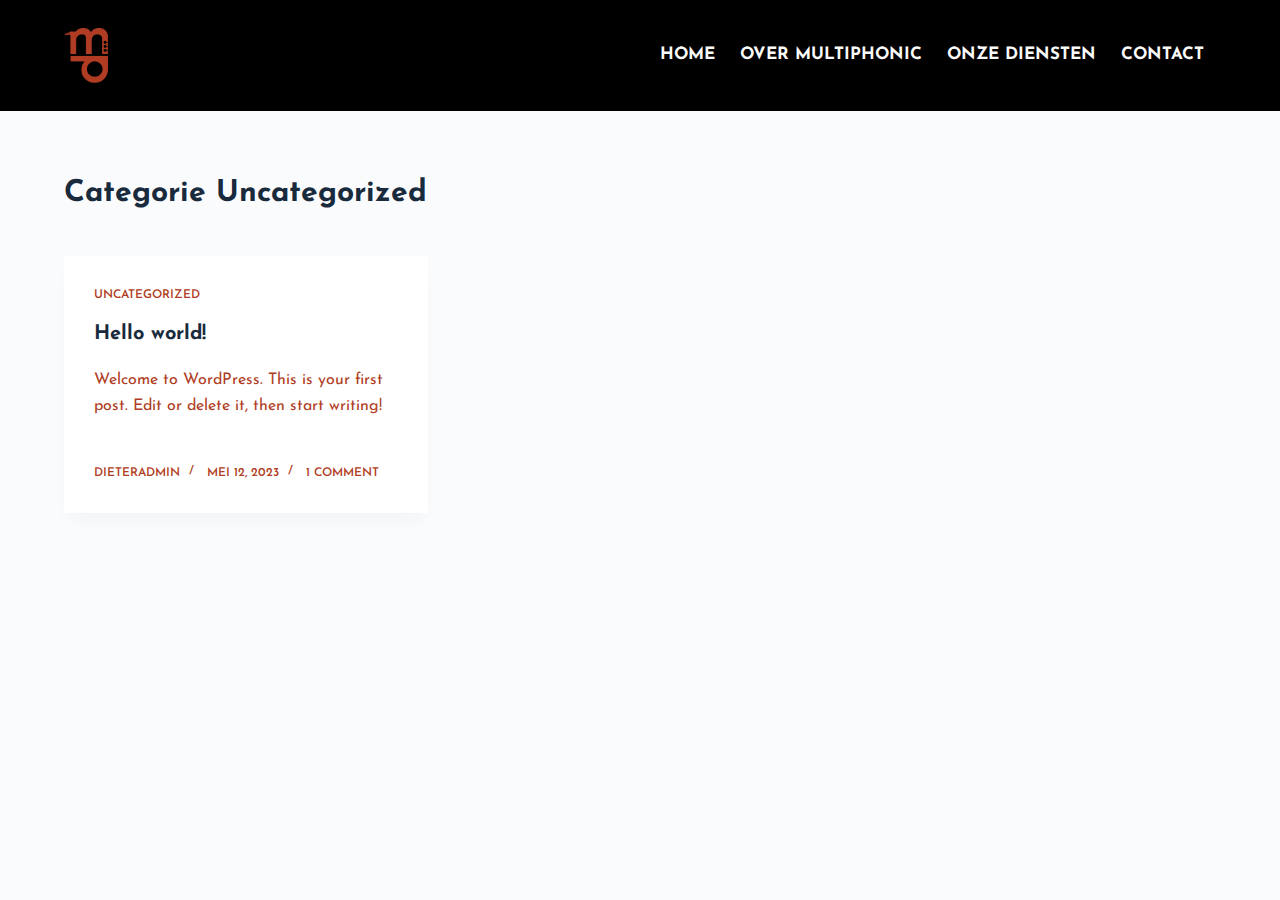
<file: category/uncategorized/index.html>
<!DOCTYPE html>
<html lang="nl-BE">
<head>
	
	<meta charset="UTF-8">
	<meta name="viewport" content="width=device-width, initial-scale=1, maximum-scale=5, viewport-fit=cover">
	<link rel="profile" href="https://gmpg.org/xfn/11">

	<title>Uncategorized &#8211; Multiphonic</title>
<meta name="robots" content="max-image-preview:large">
<link rel="dns-prefetch" href="//fonts.googleapis.com">
<link rel="alternate" type="application/rss+xml" title="Multiphonic &raquo; feed" href="https://dcmaticshare.github.io/multi/feed/">
<link rel="alternate" type="application/rss+xml" title="Multiphonic &raquo; reactiesfeed" href="https://dcmaticshare.github.io/multi/comments/feed/">
<link rel="alternate" type="application/rss+xml" title="Multiphonic &raquo; Uncategorized categoriefeed" href="https://dcmaticshare.github.io/multi/category/uncategorized/feed/">
<link rel="stylesheet" id="blocksy-dynamic-global-css" href="https://dcmaticshare.github.io/multi/wp-content/uploads/blocksy/css/global.css?ver=05116" media="all">
<link rel="stylesheet" id="wp-block-library-css" href="https://dcmaticshare.github.io/multi/wp-includes/css/dist/block-library/style.min.css?ver=6.2" media="all">
<style id="global-styles-inline-css">body{--wp--preset--color--black: #000000;--wp--preset--color--cyan-bluish-gray: #abb8c3;--wp--preset--color--white: #ffffff;--wp--preset--color--pale-pink: #f78da7;--wp--preset--color--vivid-red: #cf2e2e;--wp--preset--color--luminous-vivid-orange: #ff6900;--wp--preset--color--luminous-vivid-amber: #fcb900;--wp--preset--color--light-green-cyan: #7bdcb5;--wp--preset--color--vivid-green-cyan: #00d084;--wp--preset--color--pale-cyan-blue: #8ed1fc;--wp--preset--color--vivid-cyan-blue: #0693e3;--wp--preset--color--vivid-purple: #9b51e0;--wp--preset--color--palette-color-1: var(--paletteColor1, #b03d23);--wp--preset--color--palette-color-2: var(--paletteColor2, #423D3a);--wp--preset--color--palette-color-3: var(--paletteColor3, #000);--wp--preset--color--palette-color-4: var(--paletteColor4, #192a3d);--wp--preset--color--palette-color-5: var(--paletteColor5, #e1e8ed);--wp--preset--color--palette-color-6: var(--paletteColor6, #fafafa);--wp--preset--color--palette-color-7: var(--paletteColor7, #FAFBFC);--wp--preset--color--palette-color-8: var(--paletteColor8, #ffffff);--wp--preset--gradient--vivid-cyan-blue-to-vivid-purple: linear-gradient(135deg,rgba(6,147,227,1) 0%,rgb(155,81,224) 100%);--wp--preset--gradient--light-green-cyan-to-vivid-green-cyan: linear-gradient(135deg,rgb(122,220,180) 0%,rgb(0,208,130) 100%);--wp--preset--gradient--luminous-vivid-amber-to-luminous-vivid-orange: linear-gradient(135deg,rgba(252,185,0,1) 0%,rgba(255,105,0,1) 100%);--wp--preset--gradient--luminous-vivid-orange-to-vivid-red: linear-gradient(135deg,rgba(255,105,0,1) 0%,rgb(207,46,46) 100%);--wp--preset--gradient--very-light-gray-to-cyan-bluish-gray: linear-gradient(135deg,rgb(238,238,238) 0%,rgb(169,184,195) 100%);--wp--preset--gradient--cool-to-warm-spectrum: linear-gradient(135deg,rgb(74,234,220) 0%,rgb(151,120,209) 20%,rgb(207,42,186) 40%,rgb(238,44,130) 60%,rgb(251,105,98) 80%,rgb(254,248,76) 100%);--wp--preset--gradient--blush-light-purple: linear-gradient(135deg,rgb(255,206,236) 0%,rgb(152,150,240) 100%);--wp--preset--gradient--blush-bordeaux: linear-gradient(135deg,rgb(254,205,165) 0%,rgb(254,45,45) 50%,rgb(107,0,62) 100%);--wp--preset--gradient--luminous-dusk: linear-gradient(135deg,rgb(255,203,112) 0%,rgb(199,81,192) 50%,rgb(65,88,208) 100%);--wp--preset--gradient--pale-ocean: linear-gradient(135deg,rgb(255,245,203) 0%,rgb(182,227,212) 50%,rgb(51,167,181) 100%);--wp--preset--gradient--electric-grass: linear-gradient(135deg,rgb(202,248,128) 0%,rgb(113,206,126) 100%);--wp--preset--gradient--midnight: linear-gradient(135deg,rgb(2,3,129) 0%,rgb(40,116,252) 100%);--wp--preset--gradient--juicy-peach: linear-gradient(to right, #ffecd2 0%, #fcb69f 100%);--wp--preset--gradient--young-passion: linear-gradient(to right, #ff8177 0%, #ff867a 0%, #ff8c7f 21%, #f99185 52%, #cf556c 78%, #b12a5b 100%);--wp--preset--gradient--true-sunset: linear-gradient(to right, #fa709a 0%, #fee140 100%);--wp--preset--gradient--morpheus-den: linear-gradient(to top, #30cfd0 0%, #330867 100%);--wp--preset--gradient--plum-plate: linear-gradient(135deg, #667eea 0%, #764ba2 100%);--wp--preset--gradient--aqua-splash: linear-gradient(15deg, #13547a 0%, #80d0c7 100%);--wp--preset--gradient--love-kiss: linear-gradient(to top, #ff0844 0%, #ffb199 100%);--wp--preset--gradient--new-retrowave: linear-gradient(to top, #3b41c5 0%, #a981bb 49%, #ffc8a9 100%);--wp--preset--gradient--plum-bath: linear-gradient(to top, #cc208e 0%, #6713d2 100%);--wp--preset--gradient--high-flight: linear-gradient(to right, #0acffe 0%, #495aff 100%);--wp--preset--gradient--teen-party: linear-gradient(-225deg, #FF057C 0%, #8D0B93 50%, #321575 100%);--wp--preset--gradient--fabled-sunset: linear-gradient(-225deg, #231557 0%, #44107A 29%, #FF1361 67%, #FFF800 100%);--wp--preset--gradient--arielle-smile: radial-gradient(circle 248px at center, #16d9e3 0%, #30c7ec 47%, #46aef7 100%);--wp--preset--gradient--itmeo-branding: linear-gradient(180deg, #2af598 0%, #009efd 100%);--wp--preset--gradient--deep-blue: linear-gradient(to right, #6a11cb 0%, #2575fc 100%);--wp--preset--gradient--strong-bliss: linear-gradient(to right, #f78ca0 0%, #f9748f 19%, #fd868c 60%, #fe9a8b 100%);--wp--preset--gradient--sweet-period: linear-gradient(to top, #3f51b1 0%, #5a55ae 13%, #7b5fac 25%, #8f6aae 38%, #a86aa4 50%, #cc6b8e 62%, #f18271 75%, #f3a469 87%, #f7c978 100%);--wp--preset--gradient--purple-division: linear-gradient(to top, #7028e4 0%, #e5b2ca 100%);--wp--preset--gradient--cold-evening: linear-gradient(to top, #0c3483 0%, #a2b6df 100%, #6b8cce 100%, #a2b6df 100%);--wp--preset--gradient--mountain-rock: linear-gradient(to right, #868f96 0%, #596164 100%);--wp--preset--gradient--desert-hump: linear-gradient(to top, #c79081 0%, #dfa579 100%);--wp--preset--gradient--ethernal-constance: linear-gradient(to top, #09203f 0%, #537895 100%);--wp--preset--gradient--happy-memories: linear-gradient(-60deg, #ff5858 0%, #f09819 100%);--wp--preset--gradient--grown-early: linear-gradient(to top, #0ba360 0%, #3cba92 100%);--wp--preset--gradient--morning-salad: linear-gradient(-225deg, #B7F8DB 0%, #50A7C2 100%);--wp--preset--gradient--night-call: linear-gradient(-225deg, #AC32E4 0%, #7918F2 48%, #4801FF 100%);--wp--preset--gradient--mind-crawl: linear-gradient(-225deg, #473B7B 0%, #3584A7 51%, #30D2BE 100%);--wp--preset--gradient--angel-care: linear-gradient(-225deg, #FFE29F 0%, #FFA99F 48%, #FF719A 100%);--wp--preset--gradient--juicy-cake: linear-gradient(to top, #e14fad 0%, #f9d423 100%);--wp--preset--gradient--rich-metal: linear-gradient(to right, #d7d2cc 0%, #304352 100%);--wp--preset--gradient--mole-hall: linear-gradient(-20deg, #616161 0%, #9bc5c3 100%);--wp--preset--gradient--cloudy-knoxville: linear-gradient(120deg, #fdfbfb 0%, #ebedee 100%);--wp--preset--gradient--soft-grass: linear-gradient(to top, #c1dfc4 0%, #deecdd 100%);--wp--preset--gradient--saint-petersburg: linear-gradient(135deg, #f5f7fa 0%, #c3cfe2 100%);--wp--preset--gradient--everlasting-sky: linear-gradient(135deg, #fdfcfb 0%, #e2d1c3 100%);--wp--preset--gradient--kind-steel: linear-gradient(-20deg, #e9defa 0%, #fbfcdb 100%);--wp--preset--gradient--over-sun: linear-gradient(60deg, #abecd6 0%, #fbed96 100%);--wp--preset--gradient--premium-white: linear-gradient(to top, #d5d4d0 0%, #d5d4d0 1%, #eeeeec 31%, #efeeec 75%, #e9e9e7 100%);--wp--preset--gradient--clean-mirror: linear-gradient(45deg, #93a5cf 0%, #e4efe9 100%);--wp--preset--gradient--wild-apple: linear-gradient(to top, #d299c2 0%, #fef9d7 100%);--wp--preset--gradient--snow-again: linear-gradient(to top, #e6e9f0 0%, #eef1f5 100%);--wp--preset--gradient--confident-cloud: linear-gradient(to top, #dad4ec 0%, #dad4ec 1%, #f3e7e9 100%);--wp--preset--gradient--glass-water: linear-gradient(to top, #dfe9f3 0%, white 100%);--wp--preset--gradient--perfect-white: linear-gradient(-225deg, #E3FDF5 0%, #FFE6FA 100%);--wp--preset--duotone--dark-grayscale: url('#wp-duotone-dark-grayscale');--wp--preset--duotone--grayscale: url('#wp-duotone-grayscale');--wp--preset--duotone--purple-yellow: url('#wp-duotone-purple-yellow');--wp--preset--duotone--blue-red: url('#wp-duotone-blue-red');--wp--preset--duotone--midnight: url('#wp-duotone-midnight');--wp--preset--duotone--magenta-yellow: url('#wp-duotone-magenta-yellow');--wp--preset--duotone--purple-green: url('#wp-duotone-purple-green');--wp--preset--duotone--blue-orange: url('#wp-duotone-blue-orange');--wp--preset--font-size--small: 13px;--wp--preset--font-size--medium: 20px;--wp--preset--font-size--large: 36px;--wp--preset--font-size--x-large: 42px;--wp--preset--spacing--20: 0.44rem;--wp--preset--spacing--30: 0.67rem;--wp--preset--spacing--40: 1rem;--wp--preset--spacing--50: 1.5rem;--wp--preset--spacing--60: 2.25rem;--wp--preset--spacing--70: 3.38rem;--wp--preset--spacing--80: 5.06rem;--wp--preset--shadow--natural: 6px 6px 9px rgba(0, 0, 0, 0.2);--wp--preset--shadow--deep: 12px 12px 50px rgba(0, 0, 0, 0.4);--wp--preset--shadow--sharp: 6px 6px 0px rgba(0, 0, 0, 0.2);--wp--preset--shadow--outlined: 6px 6px 0px -3px rgba(255, 255, 255, 1), 6px 6px rgba(0, 0, 0, 1);--wp--preset--shadow--crisp: 6px 6px 0px rgba(0, 0, 0, 1);}body { margin: 0;--wp--style--global--content-size: var(--block-max-width);--wp--style--global--wide-size: var(--block-wide-max-width); }.wp-site-blocks > .alignleft { float: left; margin-right: 2em; }.wp-site-blocks > .alignright { float: right; margin-left: 2em; }.wp-site-blocks > .aligncenter { justify-content: center; margin-left: auto; margin-right: auto; }.wp-site-blocks > * { margin-block-start: 0; margin-block-end: 0; }.wp-site-blocks > * + * { margin-block-start: var(--content-spacing); }body { --wp--style--block-gap: var(--content-spacing); }body .is-layout-flow > *{margin-block-start: 0;margin-block-end: 0;}body .is-layout-flow > * + *{margin-block-start: var(--content-spacing);margin-block-end: 0;}body .is-layout-constrained > *{margin-block-start: 0;margin-block-end: 0;}body .is-layout-constrained > * + *{margin-block-start: var(--content-spacing);margin-block-end: 0;}body .is-layout-flex{gap: var(--content-spacing);}body .is-layout-flow > .alignleft{float: left;margin-inline-start: 0;margin-inline-end: 2em;}body .is-layout-flow > .alignright{float: right;margin-inline-start: 2em;margin-inline-end: 0;}body .is-layout-flow > .aligncenter{margin-left: auto !important;margin-right: auto !important;}body .is-layout-constrained > .alignleft{float: left;margin-inline-start: 0;margin-inline-end: 2em;}body .is-layout-constrained > .alignright{float: right;margin-inline-start: 2em;margin-inline-end: 0;}body .is-layout-constrained > .aligncenter{margin-left: auto !important;margin-right: auto !important;}body .is-layout-constrained > :where(:not(.alignleft):not(.alignright):not(.alignfull)){max-width: var(--wp--style--global--content-size);margin-left: auto !important;margin-right: auto !important;}body .is-layout-constrained > .alignwide{max-width: var(--wp--style--global--wide-size);}body .is-layout-flex{display: flex;}body .is-layout-flex{flex-wrap: wrap;align-items: center;}body .is-layout-flex > *{margin: 0;}body{padding-top: 0px;padding-right: 0px;padding-bottom: 0px;padding-left: 0px;}.has-black-color{color: var(--wp--preset--color--black) !important;}.has-cyan-bluish-gray-color{color: var(--wp--preset--color--cyan-bluish-gray) !important;}.has-white-color{color: var(--wp--preset--color--white) !important;}.has-pale-pink-color{color: var(--wp--preset--color--pale-pink) !important;}.has-vivid-red-color{color: var(--wp--preset--color--vivid-red) !important;}.has-luminous-vivid-orange-color{color: var(--wp--preset--color--luminous-vivid-orange) !important;}.has-luminous-vivid-amber-color{color: var(--wp--preset--color--luminous-vivid-amber) !important;}.has-light-green-cyan-color{color: var(--wp--preset--color--light-green-cyan) !important;}.has-vivid-green-cyan-color{color: var(--wp--preset--color--vivid-green-cyan) !important;}.has-pale-cyan-blue-color{color: var(--wp--preset--color--pale-cyan-blue) !important;}.has-vivid-cyan-blue-color{color: var(--wp--preset--color--vivid-cyan-blue) !important;}.has-vivid-purple-color{color: var(--wp--preset--color--vivid-purple) !important;}.has-palette-color-1-color{color: var(--wp--preset--color--palette-color-1) !important;}.has-palette-color-2-color{color: var(--wp--preset--color--palette-color-2) !important;}.has-palette-color-3-color{color: var(--wp--preset--color--palette-color-3) !important;}.has-palette-color-4-color{color: var(--wp--preset--color--palette-color-4) !important;}.has-palette-color-5-color{color: var(--wp--preset--color--palette-color-5) !important;}.has-palette-color-6-color{color: var(--wp--preset--color--palette-color-6) !important;}.has-palette-color-7-color{color: var(--wp--preset--color--palette-color-7) !important;}.has-palette-color-8-color{color: var(--wp--preset--color--palette-color-8) !important;}.has-black-background-color{background-color: var(--wp--preset--color--black) !important;}.has-cyan-bluish-gray-background-color{background-color: var(--wp--preset--color--cyan-bluish-gray) !important;}.has-white-background-color{background-color: var(--wp--preset--color--white) !important;}.has-pale-pink-background-color{background-color: var(--wp--preset--color--pale-pink) !important;}.has-vivid-red-background-color{background-color: var(--wp--preset--color--vivid-red) !important;}.has-luminous-vivid-orange-background-color{background-color: var(--wp--preset--color--luminous-vivid-orange) !important;}.has-luminous-vivid-amber-background-color{background-color: var(--wp--preset--color--luminous-vivid-amber) !important;}.has-light-green-cyan-background-color{background-color: var(--wp--preset--color--light-green-cyan) !important;}.has-vivid-green-cyan-background-color{background-color: var(--wp--preset--color--vivid-green-cyan) !important;}.has-pale-cyan-blue-background-color{background-color: var(--wp--preset--color--pale-cyan-blue) !important;}.has-vivid-cyan-blue-background-color{background-color: var(--wp--preset--color--vivid-cyan-blue) !important;}.has-vivid-purple-background-color{background-color: var(--wp--preset--color--vivid-purple) !important;}.has-palette-color-1-background-color{background-color: var(--wp--preset--color--palette-color-1) !important;}.has-palette-color-2-background-color{background-color: var(--wp--preset--color--palette-color-2) !important;}.has-palette-color-3-background-color{background-color: var(--wp--preset--color--palette-color-3) !important;}.has-palette-color-4-background-color{background-color: var(--wp--preset--color--palette-color-4) !important;}.has-palette-color-5-background-color{background-color: var(--wp--preset--color--palette-color-5) !important;}.has-palette-color-6-background-color{background-color: var(--wp--preset--color--palette-color-6) !important;}.has-palette-color-7-background-color{background-color: var(--wp--preset--color--palette-color-7) !important;}.has-palette-color-8-background-color{background-color: var(--wp--preset--color--palette-color-8) !important;}.has-black-border-color{border-color: var(--wp--preset--color--black) !important;}.has-cyan-bluish-gray-border-color{border-color: var(--wp--preset--color--cyan-bluish-gray) !important;}.has-white-border-color{border-color: var(--wp--preset--color--white) !important;}.has-pale-pink-border-color{border-color: var(--wp--preset--color--pale-pink) !important;}.has-vivid-red-border-color{border-color: var(--wp--preset--color--vivid-red) !important;}.has-luminous-vivid-orange-border-color{border-color: var(--wp--preset--color--luminous-vivid-orange) !important;}.has-luminous-vivid-amber-border-color{border-color: var(--wp--preset--color--luminous-vivid-amber) !important;}.has-light-green-cyan-border-color{border-color: var(--wp--preset--color--light-green-cyan) !important;}.has-vivid-green-cyan-border-color{border-color: var(--wp--preset--color--vivid-green-cyan) !important;}.has-pale-cyan-blue-border-color{border-color: var(--wp--preset--color--pale-cyan-blue) !important;}.has-vivid-cyan-blue-border-color{border-color: var(--wp--preset--color--vivid-cyan-blue) !important;}.has-vivid-purple-border-color{border-color: var(--wp--preset--color--vivid-purple) !important;}.has-palette-color-1-border-color{border-color: var(--wp--preset--color--palette-color-1) !important;}.has-palette-color-2-border-color{border-color: var(--wp--preset--color--palette-color-2) !important;}.has-palette-color-3-border-color{border-color: var(--wp--preset--color--palette-color-3) !important;}.has-palette-color-4-border-color{border-color: var(--wp--preset--color--palette-color-4) !important;}.has-palette-color-5-border-color{border-color: var(--wp--preset--color--palette-color-5) !important;}.has-palette-color-6-border-color{border-color: var(--wp--preset--color--palette-color-6) !important;}.has-palette-color-7-border-color{border-color: var(--wp--preset--color--palette-color-7) !important;}.has-palette-color-8-border-color{border-color: var(--wp--preset--color--palette-color-8) !important;}.has-vivid-cyan-blue-to-vivid-purple-gradient-background{background: var(--wp--preset--gradient--vivid-cyan-blue-to-vivid-purple) !important;}.has-light-green-cyan-to-vivid-green-cyan-gradient-background{background: var(--wp--preset--gradient--light-green-cyan-to-vivid-green-cyan) !important;}.has-luminous-vivid-amber-to-luminous-vivid-orange-gradient-background{background: var(--wp--preset--gradient--luminous-vivid-amber-to-luminous-vivid-orange) !important;}.has-luminous-vivid-orange-to-vivid-red-gradient-background{background: var(--wp--preset--gradient--luminous-vivid-orange-to-vivid-red) !important;}.has-very-light-gray-to-cyan-bluish-gray-gradient-background{background: var(--wp--preset--gradient--very-light-gray-to-cyan-bluish-gray) !important;}.has-cool-to-warm-spectrum-gradient-background{background: var(--wp--preset--gradient--cool-to-warm-spectrum) !important;}.has-blush-light-purple-gradient-background{background: var(--wp--preset--gradient--blush-light-purple) !important;}.has-blush-bordeaux-gradient-background{background: var(--wp--preset--gradient--blush-bordeaux) !important;}.has-luminous-dusk-gradient-background{background: var(--wp--preset--gradient--luminous-dusk) !important;}.has-pale-ocean-gradient-background{background: var(--wp--preset--gradient--pale-ocean) !important;}.has-electric-grass-gradient-background{background: var(--wp--preset--gradient--electric-grass) !important;}.has-midnight-gradient-background{background: var(--wp--preset--gradient--midnight) !important;}.has-juicy-peach-gradient-background{background: var(--wp--preset--gradient--juicy-peach) !important;}.has-young-passion-gradient-background{background: var(--wp--preset--gradient--young-passion) !important;}.has-true-sunset-gradient-background{background: var(--wp--preset--gradient--true-sunset) !important;}.has-morpheus-den-gradient-background{background: var(--wp--preset--gradient--morpheus-den) !important;}.has-plum-plate-gradient-background{background: var(--wp--preset--gradient--plum-plate) !important;}.has-aqua-splash-gradient-background{background: var(--wp--preset--gradient--aqua-splash) !important;}.has-love-kiss-gradient-background{background: var(--wp--preset--gradient--love-kiss) !important;}.has-new-retrowave-gradient-background{background: var(--wp--preset--gradient--new-retrowave) !important;}.has-plum-bath-gradient-background{background: var(--wp--preset--gradient--plum-bath) !important;}.has-high-flight-gradient-background{background: var(--wp--preset--gradient--high-flight) !important;}.has-teen-party-gradient-background{background: var(--wp--preset--gradient--teen-party) !important;}.has-fabled-sunset-gradient-background{background: var(--wp--preset--gradient--fabled-sunset) !important;}.has-arielle-smile-gradient-background{background: var(--wp--preset--gradient--arielle-smile) !important;}.has-itmeo-branding-gradient-background{background: var(--wp--preset--gradient--itmeo-branding) !important;}.has-deep-blue-gradient-background{background: var(--wp--preset--gradient--deep-blue) !important;}.has-strong-bliss-gradient-background{background: var(--wp--preset--gradient--strong-bliss) !important;}.has-sweet-period-gradient-background{background: var(--wp--preset--gradient--sweet-period) !important;}.has-purple-division-gradient-background{background: var(--wp--preset--gradient--purple-division) !important;}.has-cold-evening-gradient-background{background: var(--wp--preset--gradient--cold-evening) !important;}.has-mountain-rock-gradient-background{background: var(--wp--preset--gradient--mountain-rock) !important;}.has-desert-hump-gradient-background{background: var(--wp--preset--gradient--desert-hump) !important;}.has-ethernal-constance-gradient-background{background: var(--wp--preset--gradient--ethernal-constance) !important;}.has-happy-memories-gradient-background{background: var(--wp--preset--gradient--happy-memories) !important;}.has-grown-early-gradient-background{background: var(--wp--preset--gradient--grown-early) !important;}.has-morning-salad-gradient-background{background: var(--wp--preset--gradient--morning-salad) !important;}.has-night-call-gradient-background{background: var(--wp--preset--gradient--night-call) !important;}.has-mind-crawl-gradient-background{background: var(--wp--preset--gradient--mind-crawl) !important;}.has-angel-care-gradient-background{background: var(--wp--preset--gradient--angel-care) !important;}.has-juicy-cake-gradient-background{background: var(--wp--preset--gradient--juicy-cake) !important;}.has-rich-metal-gradient-background{background: var(--wp--preset--gradient--rich-metal) !important;}.has-mole-hall-gradient-background{background: var(--wp--preset--gradient--mole-hall) !important;}.has-cloudy-knoxville-gradient-background{background: var(--wp--preset--gradient--cloudy-knoxville) !important;}.has-soft-grass-gradient-background{background: var(--wp--preset--gradient--soft-grass) !important;}.has-saint-petersburg-gradient-background{background: var(--wp--preset--gradient--saint-petersburg) !important;}.has-everlasting-sky-gradient-background{background: var(--wp--preset--gradient--everlasting-sky) !important;}.has-kind-steel-gradient-background{background: var(--wp--preset--gradient--kind-steel) !important;}.has-over-sun-gradient-background{background: var(--wp--preset--gradient--over-sun) !important;}.has-premium-white-gradient-background{background: var(--wp--preset--gradient--premium-white) !important;}.has-clean-mirror-gradient-background{background: var(--wp--preset--gradient--clean-mirror) !important;}.has-wild-apple-gradient-background{background: var(--wp--preset--gradient--wild-apple) !important;}.has-snow-again-gradient-background{background: var(--wp--preset--gradient--snow-again) !important;}.has-confident-cloud-gradient-background{background: var(--wp--preset--gradient--confident-cloud) !important;}.has-glass-water-gradient-background{background: var(--wp--preset--gradient--glass-water) !important;}.has-perfect-white-gradient-background{background: var(--wp--preset--gradient--perfect-white) !important;}.has-small-font-size{font-size: var(--wp--preset--font-size--small) !important;}.has-medium-font-size{font-size: var(--wp--preset--font-size--medium) !important;}.has-large-font-size{font-size: var(--wp--preset--font-size--large) !important;}.has-x-large-font-size{font-size: var(--wp--preset--font-size--x-large) !important;}
.wp-block-navigation a:where(:not(.wp-element-button)){color: inherit;}
.wp-block-pullquote{font-size: 1.5em;line-height: 1.6;}</style>
<link rel="stylesheet" id="contact-form-7-css" href="https://dcmaticshare.github.io/multi/wp-content/plugins/contact-form-7/includes/css/styles.css?ver=5.7.6" media="all">
<link rel="stylesheet" id="blocksy-fonts-font-source-google-css" href="https://fonts.googleapis.com/css2?family=Josefin%20Sans:wght@400;500;600;700&#038;display=swap" media="all">
<link rel="stylesheet" id="ct-main-styles-css" href="https://dcmaticshare.github.io/multi/wp-content/themes/blocksy/static/bundle/main.min.css?ver=1.8.86" media="all">
<link rel="stylesheet" id="ct-page-title-styles-css" href="https://dcmaticshare.github.io/multi/wp-content/themes/blocksy/static/bundle/page-title.min.css?ver=1.8.86" media="all">
<link rel="stylesheet" id="ct-elementor-styles-css" href="https://dcmaticshare.github.io/multi/wp-content/themes/blocksy/static/bundle/elementor-frontend.min.css?ver=1.8.86" media="all">
<link rel="stylesheet" id="ct-cf-7-styles-css" href="https://dcmaticshare.github.io/multi/wp-content/themes/blocksy/static/bundle/cf-7.min.css?ver=1.8.86" media="all">
<link rel="stylesheet" id="ct-page-scroll-to-id-styles-css" href="https://dcmaticshare.github.io/multi/wp-content/themes/blocksy/static/bundle/page-scroll-to-id.min.css?ver=1.8.86" media="all">
<script src="https://dcmaticshare.github.io/multi/wp-includes/js/jquery/jquery.min.js?ver=3.6.3" id="jquery-core-js"></script>
<script src="https://dcmaticshare.github.io/multi/wp-includes/js/jquery/jquery-migrate.min.js?ver=3.4.0" id="jquery-migrate-js"></script>
<link rel="https://api.w.org/" href="https://dcmaticshare.github.io/multi/wp-json/">
<link rel="alternate" type="application/json" href="https://dcmaticshare.github.io/multi/wp-json/wp/v2/categories/1">
<link rel="EditURI" type="application/rsd+xml" title="RSD" href="https://dcmaticshare.github.io/multi/xmlrpc.php?rsd">
<link rel="wlwmanifest" type="application/wlwmanifest+xml" href="https://dcmaticshare.github.io/multi/wp-includes/wlwmanifest.xml">
<meta name="generator" content="WordPress 6.2">
<noscript><link rel="stylesheet" href="https://dcmaticshare.github.io/multi/wp-content/themes/blocksy/static/bundle/no-scripts.min.css" type="text/css"></noscript>
<meta name="generator" content="Elementor 3.13.2; features: e_dom_optimization, e_optimized_assets_loading, e_optimized_css_loading, a11y_improvements, additional_custom_breakpoints; settings: css_print_method-external, google_font-enabled, font_display-swap">
<link rel="icon" href="https://dcmaticshare.github.io/multi/wp-content/uploads/2023/05/cropped-Favicon-32x32.webp" sizes="32x32">
<link rel="icon" href="https://dcmaticshare.github.io/multi/wp-content/uploads/2023/05/cropped-Favicon-192x192.webp" sizes="192x192">
<link rel="apple-touch-icon" href="https://dcmaticshare.github.io/multi/wp-content/uploads/2023/05/cropped-Favicon-180x180.webp">
<meta name="msapplication-TileImage" content="https://dcmaticshare.github.io/multi/wp-content/uploads/2023/05/cropped-Favicon-270x270.webp">
		<style id="wp-custom-css">/* Contact form */
body .wpcf7-form input[type="text"], 
body .wpcf7-form input[type="email"], 
body .wpcf7-form input[type="tel"], 
body .wpcf7-form textarea {
   background-color: #676461;
	 border: none;
}

body .wpcf7-form label {
    color: #fafafa;
}

.wpcf7-submit
{
	padding-top: 8px !important;
}

/* Checklist */

@media only screen and (min-width: 768px) 
{
	.checklist
	{
		height: 100% !important;
	}
}</style>
			</head>


<body class="archive category category-uncategorized category-1 wp-custom-logo wp-embed-responsive elementor-default elementor-kit-5 ct-loading ct-elementor-default-template" data-link="type-2" data-prefix="categories" data-header="type-1:sticky" data-footer="type-1">

<a class="skip-link show-on-focus" href="#main">
	Skip to content</a>

<svg xmlns="http://www.w3.org/2000/svg" viewbox="0 0 0 0" width="0" height="0" focusable="false" role="none" style="visibility: hidden; position: absolute; left: -9999px; overflow: hidden;"><defs><filter id="wp-duotone-dark-grayscale"><fecolormatrix color-interpolation-filters="sRGB" type="matrix" values=" .299 .587 .114 0 0 .299 .587 .114 0 0 .299 .587 .114 0 0 .299 .587 .114 0 0 "></fecolormatrix><fecomponenttransfer color-interpolation-filters="sRGB"><fefuncr type="table" tablevalues="0 0.49803921568627"></fefuncr><fefuncg type="table" tablevalues="0 0.49803921568627"></fefuncg><fefuncb type="table" tablevalues="0 0.49803921568627"></fefuncb><fefunca type="table" tablevalues="1 1"></fefunca></fecomponenttransfer><fecomposite in2="SourceGraphic" operator="in"></fecomposite></filter></defs></svg><svg xmlns="http://www.w3.org/2000/svg" viewbox="0 0 0 0" width="0" height="0" focusable="false" role="none" style="visibility: hidden; position: absolute; left: -9999px; overflow: hidden;"><defs><filter id="wp-duotone-grayscale"><fecolormatrix color-interpolation-filters="sRGB" type="matrix" values=" .299 .587 .114 0 0 .299 .587 .114 0 0 .299 .587 .114 0 0 .299 .587 .114 0 0 "></fecolormatrix><fecomponenttransfer color-interpolation-filters="sRGB"><fefuncr type="table" tablevalues="0 1"></fefuncr><fefuncg type="table" tablevalues="0 1"></fefuncg><fefuncb type="table" tablevalues="0 1"></fefuncb><fefunca type="table" tablevalues="1 1"></fefunca></fecomponenttransfer><fecomposite in2="SourceGraphic" operator="in"></fecomposite></filter></defs></svg><svg xmlns="http://www.w3.org/2000/svg" viewbox="0 0 0 0" width="0" height="0" focusable="false" role="none" style="visibility: hidden; position: absolute; left: -9999px; overflow: hidden;"><defs><filter id="wp-duotone-purple-yellow"><fecolormatrix color-interpolation-filters="sRGB" type="matrix" values=" .299 .587 .114 0 0 .299 .587 .114 0 0 .299 .587 .114 0 0 .299 .587 .114 0 0 "></fecolormatrix><fecomponenttransfer color-interpolation-filters="sRGB"><fefuncr type="table" tablevalues="0.54901960784314 0.98823529411765"></fefuncr><fefuncg type="table" tablevalues="0 1"></fefuncg><fefuncb type="table" tablevalues="0.71764705882353 0.25490196078431"></fefuncb><fefunca type="table" tablevalues="1 1"></fefunca></fecomponenttransfer><fecomposite in2="SourceGraphic" operator="in"></fecomposite></filter></defs></svg><svg xmlns="http://www.w3.org/2000/svg" viewbox="0 0 0 0" width="0" height="0" focusable="false" role="none" style="visibility: hidden; position: absolute; left: -9999px; overflow: hidden;"><defs><filter id="wp-duotone-blue-red"><fecolormatrix color-interpolation-filters="sRGB" type="matrix" values=" .299 .587 .114 0 0 .299 .587 .114 0 0 .299 .587 .114 0 0 .299 .587 .114 0 0 "></fecolormatrix><fecomponenttransfer color-interpolation-filters="sRGB"><fefuncr type="table" tablevalues="0 1"></fefuncr><fefuncg type="table" tablevalues="0 0.27843137254902"></fefuncg><fefuncb type="table" tablevalues="0.5921568627451 0.27843137254902"></fefuncb><fefunca type="table" tablevalues="1 1"></fefunca></fecomponenttransfer><fecomposite in2="SourceGraphic" operator="in"></fecomposite></filter></defs></svg><svg xmlns="http://www.w3.org/2000/svg" viewbox="0 0 0 0" width="0" height="0" focusable="false" role="none" style="visibility: hidden; position: absolute; left: -9999px; overflow: hidden;"><defs><filter id="wp-duotone-midnight"><fecolormatrix color-interpolation-filters="sRGB" type="matrix" values=" .299 .587 .114 0 0 .299 .587 .114 0 0 .299 .587 .114 0 0 .299 .587 .114 0 0 "></fecolormatrix><fecomponenttransfer color-interpolation-filters="sRGB"><fefuncr type="table" tablevalues="0 0"></fefuncr><fefuncg type="table" tablevalues="0 0.64705882352941"></fefuncg><fefuncb type="table" tablevalues="0 1"></fefuncb><fefunca type="table" tablevalues="1 1"></fefunca></fecomponenttransfer><fecomposite in2="SourceGraphic" operator="in"></fecomposite></filter></defs></svg><svg xmlns="http://www.w3.org/2000/svg" viewbox="0 0 0 0" width="0" height="0" focusable="false" role="none" style="visibility: hidden; position: absolute; left: -9999px; overflow: hidden;"><defs><filter id="wp-duotone-magenta-yellow"><fecolormatrix color-interpolation-filters="sRGB" type="matrix" values=" .299 .587 .114 0 0 .299 .587 .114 0 0 .299 .587 .114 0 0 .299 .587 .114 0 0 "></fecolormatrix><fecomponenttransfer color-interpolation-filters="sRGB"><fefuncr type="table" tablevalues="0.78039215686275 1"></fefuncr><fefuncg type="table" tablevalues="0 0.94901960784314"></fefuncg><fefuncb type="table" tablevalues="0.35294117647059 0.47058823529412"></fefuncb><fefunca type="table" tablevalues="1 1"></fefunca></fecomponenttransfer><fecomposite in2="SourceGraphic" operator="in"></fecomposite></filter></defs></svg><svg xmlns="http://www.w3.org/2000/svg" viewbox="0 0 0 0" width="0" height="0" focusable="false" role="none" style="visibility: hidden; position: absolute; left: -9999px; overflow: hidden;"><defs><filter id="wp-duotone-purple-green"><fecolormatrix color-interpolation-filters="sRGB" type="matrix" values=" .299 .587 .114 0 0 .299 .587 .114 0 0 .299 .587 .114 0 0 .299 .587 .114 0 0 "></fecolormatrix><fecomponenttransfer color-interpolation-filters="sRGB"><fefuncr type="table" tablevalues="0.65098039215686 0.40392156862745"></fefuncr><fefuncg type="table" tablevalues="0 1"></fefuncg><fefuncb type="table" tablevalues="0.44705882352941 0.4"></fefuncb><fefunca type="table" tablevalues="1 1"></fefunca></fecomponenttransfer><fecomposite in2="SourceGraphic" operator="in"></fecomposite></filter></defs></svg><svg xmlns="http://www.w3.org/2000/svg" viewbox="0 0 0 0" width="0" height="0" focusable="false" role="none" style="visibility: hidden; position: absolute; left: -9999px; overflow: hidden;"><defs><filter id="wp-duotone-blue-orange"><fecolormatrix color-interpolation-filters="sRGB" type="matrix" values=" .299 .587 .114 0 0 .299 .587 .114 0 0 .299 .587 .114 0 0 .299 .587 .114 0 0 "></fecolormatrix><fecomponenttransfer color-interpolation-filters="sRGB"><fefuncr type="table" tablevalues="0.098039215686275 1"></fefuncr><fefuncg type="table" tablevalues="0 0.66274509803922"></fefuncg><fefuncb type="table" tablevalues="0.84705882352941 0.41960784313725"></fefuncb><fefunca type="table" tablevalues="1 1"></fefunca></fecomponenttransfer><fecomposite in2="SourceGraphic" operator="in"></fecomposite></filter></defs></svg><div class="ct-drawer-canvas"><div id="offcanvas" class="ct-panel ct-header" data-behaviour="right-side"><div class="ct-panel-inner">
		<div class="ct-panel-actions">
			<button class="ct-toggle-close" data-type="type-1" aria-label="Close drawer">
				<svg class="ct-icon" width="12" height="12" viewbox="0 0 15 15"><path d="M1 15a1 1 0 01-.71-.29 1 1 0 010-1.41l5.8-5.8-5.8-5.8A1 1 0 011.7.29l5.8 5.8 5.8-5.8a1 1 0 011.41 1.41l-5.8 5.8 5.8 5.8a1 1 0 01-1.41 1.41l-5.8-5.8-5.8 5.8A1 1 0 011 15z"></path></svg>
			</button>
		</div>
		<div class="ct-panel-content" data-device="desktop"></div>
<div class="ct-panel-content" data-device="mobile">
<nav class="mobile-menu" data-id="mobile-menu" data-interaction="click" data-toggle-type="type-1" aria-label="Off Canvas Menu">
	<ul id="menu-main-menu-1" role="menubar">
<li class="menu-item menu-item-type-custom menu-item-object-custom menu-item-396" role="none"><a href="#" class="ct-menu-link" role="menuitem" data-ps2id-api="true">Home</a></li>
<li class="menu-item menu-item-type-custom menu-item-object-custom menu-item-18" role="none"><a href="#over" class="ct-menu-link" role="menuitem" data-ps2id-api="true">Over Multiphonic</a></li>
<li class="menu-item menu-item-type-custom menu-item-object-custom menu-item-19" role="none"><a href="#onzediensten" class="ct-menu-link" role="menuitem" data-ps2id-api="true">Onze diensten</a></li>
<li class="menu-item menu-item-type-custom menu-item-object-custom menu-item-20" role="none"><a href="#contact" class="ct-menu-link" role="menuitem" data-ps2id-api="true">Contact</a></li>
</ul></nav>

</div>
</div></div></div>
<div id="main-container">
	<header id="header" class="ct-header" data-id="type-1" itemscope="" itemtype="https://schema.org/WPHeader"><div data-device="desktop"><div class="ct-sticky-container"><div data-sticky="shrink"><div data-row="middle" data-column-set="2"><div class="ct-container">
<div data-column="start" data-placements="1"><div data-items="primary">
<div class="site-branding" data-id="logo" itemscope="itemscope" itemtype="https://schema.org/Organization">

			<a href="https://dcmaticshare.github.io/multi/" class="site-logo-container" rel="home"><img width="600" height="670" src="https://dcmaticshare.github.io/multi/wp-content/uploads/2023/05/Logo.webp" class="default-logo" alt="Multiphonic"></a>	
	</div>

</div></div>
<div data-column="end" data-placements="1"><div data-items="primary">
<nav id="header-menu-1" class="header-menu-1" data-id="menu" data-interaction="hover" data-menu="type-1" data-dropdown="type-1:simple" data-responsive="no" itemscope="" itemtype="https://schema.org/SiteNavigationElement" aria-label="Header Menu">

	<ul id="menu-main-menu" class="menu" role="menubar">
<li id="menu-item-396" class="menu-item menu-item-type-custom menu-item-object-custom menu-item-396" role="none"><a href="#" class="ct-menu-link" role="menuitem" data-ps2id-api="true">Home</a></li>
<li id="menu-item-18" class="menu-item menu-item-type-custom menu-item-object-custom menu-item-18" role="none"><a href="#over" class="ct-menu-link" role="menuitem" data-ps2id-api="true">Over Multiphonic</a></li>
<li id="menu-item-19" class="menu-item menu-item-type-custom menu-item-object-custom menu-item-19" role="none"><a href="#onzediensten" class="ct-menu-link" role="menuitem" data-ps2id-api="true">Onze diensten</a></li>
<li id="menu-item-20" class="menu-item menu-item-type-custom menu-item-object-custom menu-item-20" role="none"><a href="#contact" class="ct-menu-link" role="menuitem" data-ps2id-api="true">Contact</a></li>
</ul></nav>

</div></div>
</div></div></div></div></div>
<div data-device="mobile"><div class="ct-sticky-container"><div data-sticky="shrink"><div data-row="middle" data-column-set="2"><div class="ct-container">
<div data-column="start" data-placements="1"><div data-items="primary">
<div class="site-branding" data-id="logo">

			<a href="https://dcmaticshare.github.io/multi/" class="site-logo-container" rel="home"><img width="600" height="670" src="https://dcmaticshare.github.io/multi/wp-content/uploads/2023/05/Logo.webp" class="default-logo" alt="Multiphonic"></a>	
	</div>

</div></div>
<div data-column="end" data-placements="1"><div data-items="primary">
<button data-toggle-panel="#offcanvas" class="ct-header-trigger ct-toggle " data-design="simple" data-label="right" aria-label="Open off canvas" data-id="trigger">

	<span class="ct-label ct-hidden-sm ct-hidden-md ct-hidden-lg">Menu</span>

	<svg class="ct-icon" width="18" height="14" viewbox="0 0 18 14" aria-hidden="true" data-type="type-1">

		<rect y="0.00" width="18" height="1.7" rx="1"></rect>
		<rect y="6.15" width="18" height="1.7" rx="1"></rect>
		<rect y="12.3" width="18" height="1.7" rx="1"></rect>
	</svg>
</button>
</div></div>
</div></div></div></div></div></header>
	<main id="main" class="site-main hfeed" itemscope="itemscope" itemtype="https://schema.org/CreativeWork">

		
<div class="ct-container" data-vertical-spacing="top:bottom">
	<section>
		
<div class="hero-section" data-type="type-1">
			<header class="entry-header">
			<h1 class="page-title" title="Categorie Uncategorized" itemprop="headline">
<span class="ct-title-label">Categorie</span> Uncategorized</h1>		</header>
	</div>
<div class="entries" data-archive="default" data-layout="grid" data-cards="boxed"><article id="post-1" class="entry-card post-1 post type-post status-publish format-standard hentry category-uncategorized"><ul class="entry-meta" data-type="simple:slash"><li class="meta-categories" data-type="simple"><a href="https://dcmaticshare.github.io/multi/category/uncategorized/" rel="tag" class="ct-term-1">Uncategorized</a></li></ul>
	<h2 class="entry-title">
		<a href="https://dcmaticshare.github.io/multi/hello-world/" rel="bookmark">
			Hello world!		</a>
	</h2>

	<div class="entry-excerpt">
<p>Welcome to WordPress. This is your first post. Edit or delete it, then start writing!</p>
</div>
<div class="ct-ghost"></div>
<ul class="entry-meta" data-type="simple:slash">
<li class="meta-author" itemprop="author" itemscope="" itemtype="https://schema.org/Person"><a class="ct-meta-element-author" href="https://dcmaticshare.github.io/multi/author/dieteradmin/" title="Posts by dieteradmin" rel="author" itemprop="url"><span itemprop="name">dieteradmin</span></a></li>
<li class="meta-date" itemprop="datePublished"><time class="ct-meta-element-date" datetime="2023-05-12T07:25:59+02:00">mei 12, 2023</time></li>
<li class="meta-comments"><a href="https://dcmaticshare.github.io/multi/hello-world/#comments">1 Comment</a></li>
</ul></article></div>	</section>

	</div>

	</main>

	<footer id="footer" class="ct-footer" data-id="type-1" itemscope="" itemtype="https://schema.org/WPFooter"></footer>
</div>

<script src="https://dcmaticshare.github.io/multi/wp-content/plugins/contact-form-7/includes/swv/js/index.js?ver=5.7.6" id="swv-js"></script>
<script id="contact-form-7-js-extra">var wpcf7 = {"api":{"root":"https:\/\/dcmaticshare.github.io\/multi\/wp-json\/","namespace":"contact-form-7\/v1"}};</script>
<script src="https://dcmaticshare.github.io/multi/wp-content/plugins/contact-form-7/includes/js/index.js?ver=5.7.6" id="contact-form-7-js"></script>
<script id="page-scroll-to-id-plugin-script-js-extra">var mPS2id_params = {"instances":{"mPS2id_instance_0":{"selector":"a[href*='#']:not([href='#'])","autoSelectorMenuLinks":"true","excludeSelector":"a[href^='#tab-'], a[href^='#tabs-'], a[data-toggle]:not([data-toggle='tooltip']), a[data-slide], a[data-vc-tabs], a[data-vc-accordion], a.screen-reader-text.skip-link","scrollSpeed":800,"autoScrollSpeed":"true","scrollEasing":"easeInOutQuint","scrollingEasing":"easeOutQuint","forceScrollEasing":"false","pageEndSmoothScroll":"true","stopScrollOnUserAction":"false","autoCorrectScroll":"false","autoCorrectScrollExtend":"false","layout":"vertical","offset":"80","dummyOffset":"false","highlightSelector":"","clickedClass":"mPS2id-clicked","targetClass":"mPS2id-target","highlightClass":"mPS2id-highlight","forceSingleHighlight":"false","keepHighlightUntilNext":"false","highlightByNextTarget":"false","appendHash":"false","scrollToHash":"true","scrollToHashForAll":"true","scrollToHashDelay":0,"scrollToHashUseElementData":"true","scrollToHashRemoveUrlHash":"false","disablePluginBelow":0,"adminDisplayWidgetsId":"true","adminTinyMCEbuttons":"true","unbindUnrelatedClickEvents":"false","unbindUnrelatedClickEventsSelector":"","normalizeAnchorPointTargets":"false","encodeLinks":"false"}},"total_instances":"1","shortcode_class":"_ps2id"};</script>
<script src="https://dcmaticshare.github.io/multi/wp-content/plugins/page-scroll-to-id/js/page-scroll-to-id.min.js?ver=1.7.7" id="page-scroll-to-id-plugin-script-js"></script>
<script id="ct-scripts-js-extra">var ct_localizations = {"ajax_url":"https:\/\/dcmaticshare.github.io\/multi\/wp-admin\/admin-ajax.php","nonce":"0e5e0ba696","public_url":"https:\/\/dcmaticshare.github.io\/multi\/wp-content\/themes\/blocksy\/static\/bundle\/","rest_url":"https:\/\/dcmaticshare.github.io\/multi\/wp-json\/","search_url":"https:\/\/dcmaticshare.github.io\/multi\/search\/QUERY_STRING\/","show_more_text":"Show more","more_text":"More","search_live_results":"Search results","search_live_no_result":"No results","search_live_one_result":"You got %s result. Please press Tab to select it.","search_live_many_results":"You got %s results. Please press Tab to select one.","expand_submenu":"Expand dropdown menu","collapse_submenu":"Collapse dropdown menu","dynamic_js_chunks":[{"id":"blocksy_dark_mode","selector":"[data-id=\"dark-mode-switcher\"]","url":"https:\/\/dcmaticshare.github.io\/multi\/wp-content\/plugins\/blocksy-companion\/static\/bundle\/dark-mode.js","trigger":"click"},{"id":"blocksy_sticky_header","selector":"header [data-sticky]","url":"https:\/\/dcmaticshare.github.io\/multi\/wp-content\/plugins\/blocksy-companion\/static\/bundle\/sticky.js"}],"dynamic_styles":{"lazy_load":"https:\/\/dcmaticshare.github.io\/multi\/wp-content\/themes\/blocksy\/static\/bundle\/non-critical-styles.min.css","search_lazy":"https:\/\/dcmaticshare.github.io\/multi\/wp-content\/themes\/blocksy\/static\/bundle\/non-critical-search-styles.min.css"},"dynamic_styles_selectors":[{"selector":"#account-modal","url":"https:\/\/dcmaticshare.github.io\/multi\/wp-content\/plugins\/blocksy-companion\/static\/bundle\/account-lazy.min.css"}]};</script>
<script src="https://dcmaticshare.github.io/multi/wp-content/themes/blocksy/static/bundle/main.js?ver=1.8.86" id="ct-scripts-js"></script>

</body>
</html>
</file>
